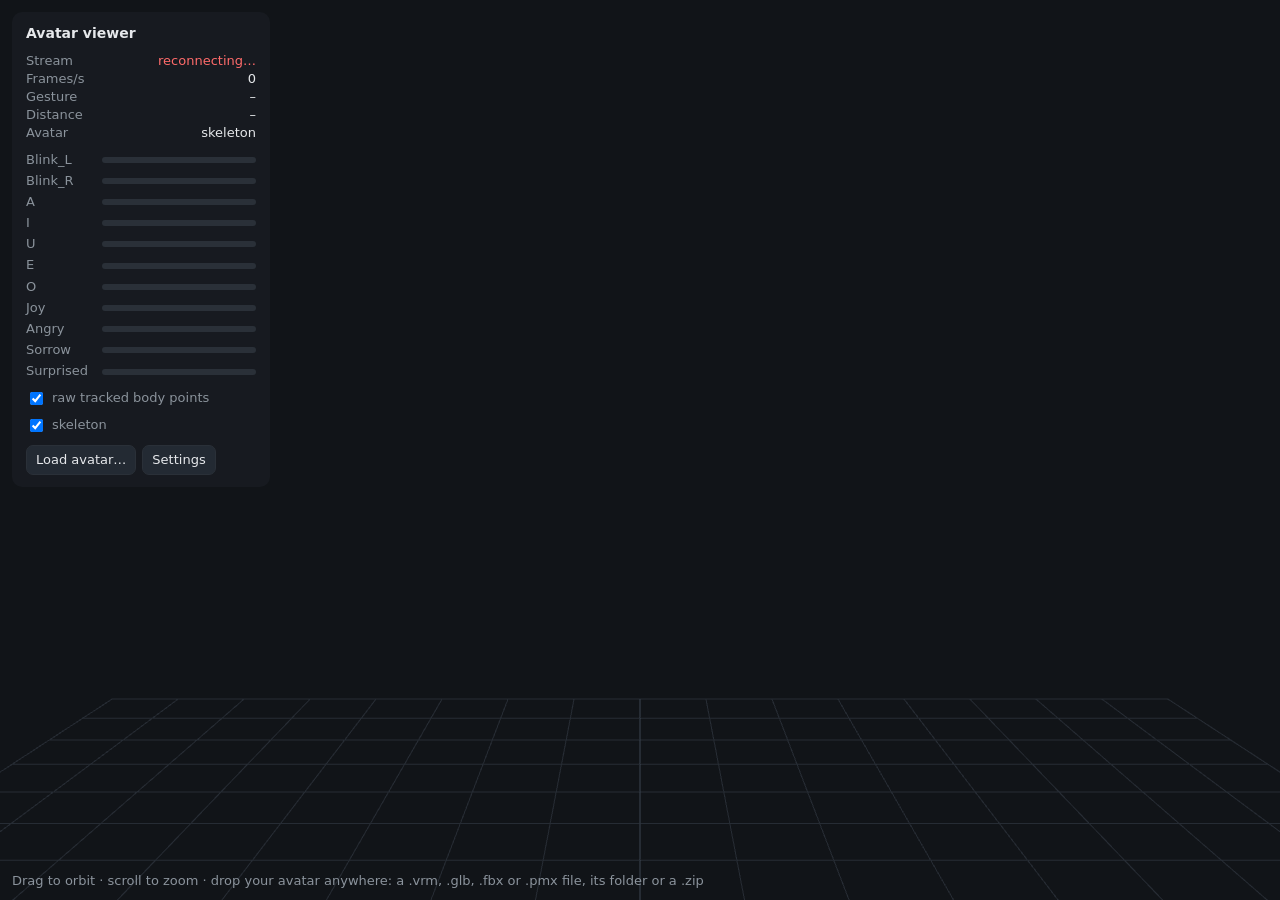
<file: avatarstudio/ui/web/index.html>
<!doctype html>
<html lang="en">
<head>
<meta charset="utf-8">
<meta name="viewport" content="width=device-width, initial-scale=1">
<title>Avatar Viewer</title>
<style>
  :root { --bg: #111418; --panel: rgba(24,28,34,.88); --text: #e6e8eb; --muted: #8b939c; --accent: #4fb3ff; --ok: #5ad19a; --bad: #ff6b6b; }
  html, body { margin: 0; height: 100%; background: var(--bg); color: var(--text); font: 13px/1.4 system-ui, sans-serif; overflow: hidden; }
  #hud { position: absolute; top: 12px; left: 12px; width: 230px; padding: 12px 14px; background: var(--panel); border-radius: 10px; }
  #hud h1 { font-size: 14px; margin: 0 0 8px; font-weight: 600; }
  .row { display: flex; justify-content: space-between; gap: 8px; color: var(--muted); }
  .row b { color: var(--text); font-weight: 500; }
  .bar { display: grid; grid-template-columns: 70px 1fr; align-items: center; gap: 6px; margin: 3px 0; color: var(--muted); }
  .bar div { height: 6px; background: #2a3038; border-radius: 3px; overflow: hidden; }
  .bar span { display: block; height: 100%; width: 0; background: var(--accent); }
  #status.ok { color: var(--ok); } #status.bad { color: var(--bad); }
  label { display: flex; gap: 6px; align-items: center; margin-top: 8px; color: var(--muted); cursor: pointer; }
  #hint { position: absolute; bottom: 10px; left: 12px; right: 12px; color: var(--muted); }
  .btns { display: flex; gap: 6px; margin-top: 10px; flex-wrap: wrap; }
  .btns button, .btns a { font: inherit; color: var(--text); background: #232a33; border: 1px solid #2a3038; border-radius: 7px;
    padding: 5px 9px; cursor: pointer; text-decoration: none; }
  .btns button:hover, .btns a:hover { border-color: var(--accent); }
  #drop { position: fixed; inset: 0; display: none; place-items: center; background: rgba(79,179,255,.15);
    border: 3px dashed var(--accent); font-size: 20px; pointer-events: none; }
  #note { position: absolute; bottom: 36px; left: 50%; transform: translateX(-50%); max-width: 70%; padding: 10px 14px;
    background: var(--panel); border: 1px solid #2a3038; border-radius: 10px; display: none; text-align: center; }
  /* inside the Avatar Studio app (index.html?embed): just the avatar, the app has the buttons and status */
  .embed #hud, .embed #hint { display: none; }
  /* for OBS (index.html?obs): only the avatar, on a transparent background (or ?bg=00ff00 for a colour key) */
  .obs #hud, .obs #hint, .obs #note, .obs #step, .obs #drop { display: none !important; }
  html.obs, .obs body { background: transparent; }
</style>
</head>
<body>
<div id="hud">
  <h1>Avatar viewer</h1>
  <div class="row">Stream <b id="status" class="bad">connecting…</b></div>
  <div class="row">Frames/s <b id="fps">–</b></div>
  <div class="row">Gesture <b id="gesture">–</b></div>
  <div class="row">Distance <b id="dist">–</b></div>
  <div class="row">Avatar <b id="avatar-name">skeleton</b></div>
  <div id="bars" style="margin-top:8px"></div>
  <label><input type="checkbox" id="raw" checked> raw tracked body points</label>
  <label><input type="checkbox" id="skel" checked> skeleton</label>
  <div class="btns">
    <button id="load-avatar" title="VRM, glTF / GLB, FBX or MMD (PMX / PMD); with its textures, or as a .zip">Load avatar…</button>
    <a href="settings.html" target="_blank" data-window="settings">Settings</a>
  </div>
  <input type="file" id="avatar-file" accept=".vrm,.glb,.gltf,.bin,.fbx,.pmx,.pmd,.zip,image/*,.tga,.spa,.sph,.dds" multiple hidden>
</div>
<div id="hint">Drag to orbit · scroll to zoom · drop your avatar anywhere: a .vrm, .glb, .fbx or .pmx file, its folder or a .zip</div>
<div id="drop">Drop your avatar (a file, its folder or a .zip)</div>
<div id="note"></div>
<div id="step" style="display:none;position:absolute;top:12px;left:50%;transform:translateX(-50%);max-width:60%;
  padding:10px 16px;background:rgba(24,28,34,.92);border:1px solid #4fb3ff;border-radius:10px;font-size:15px;text-align:center"></div>

<script>
// three.js 0.160.0 and three-vrm 3.4.0 ship with the app (lib/), so the viewer needs no internet. Opened straight from
// the folder (file://, no web server) the browser won't run local modules: only that case loads them from unpkg.
if (new URLSearchParams(location.search).has('embed')) document.documentElement.classList.add('embed');
if (new URLSearchParams(location.search).has('obs')) document.documentElement.classList.add('obs');
const lib = location.protocol === 'file:'
  ? { three: 'https://unpkg.com/three@0.160.0/', vrm: 'https://unpkg.com/@pixiv/three-vrm@3.4.0/lib/' }
  : { three: './lib/three-0.160.0/', vrm: './lib/three-vrm-3.4.0/' };
document.currentScript.after(Object.assign(document.createElement('script'), { type: 'importmap',
  textContent: JSON.stringify({ imports: { three: lib.three + 'build/three.module.js',
    'three/addons/': lib.three + 'examples/jsm/', '@pixiv/three-vrm': lib.vrm + 'three-vrm.module.js' } }) }));
</script>
<script type="module">
import * as THREE from 'three';
import { OrbitControls } from 'three/addons/controls/OrbitControls.js';
import { GLTFLoader } from 'three/addons/loaders/GLTFLoader.js';
import { VRMLoaderPlugin, VRMUtils } from '@pixiv/three-vrm';

// Unity (left-handed) -> three.js (right-handed): flip Z
const pos = (p) => new THREE.Vector3(p[0], p[1], -p[2]);
const quat = (q) => new THREE.Quaternion(-q[0], -q[1], q[2], q[3]);

// ?obs: for an OBS browser source. Transparent unless ?bg= gives a colour (e.g. 00ff00 for a colour key); ?view=
// full, upper (the default) or face frames the avatar; the avatar picked in the app (Settings > OBS) loads by itself
const params = new URLSearchParams(location.search);
const OBS = params.has('obs');
const bgParam = /^[0-9a-f]{6}$/i.test(params.get('bg') || '') ? params.get('bg') : null;
const VIEW = ['full', 'upper', 'face'].includes(params.get('view')) ? params.get('view') : 'upper';
const scene = new THREE.Scene();
scene.background = OBS ? (bgParam ? new THREE.Color(`#${bgParam}`) : null) : new THREE.Color(0x111418);
if (OBS && bgParam) document.body.style.background = `#${bgParam}`;
const camera = new THREE.PerspectiveCamera(40, innerWidth / innerHeight, 0.01, 50);
camera.position.set(0, 1.3, -2.6);  // the avatar faces -Z here, so look at it from the front
const renderer = new THREE.WebGLRenderer({ antialias: true, alpha: OBS });
if (OBS) renderer.setClearColor(0x000000, 0);
renderer.setPixelRatio(devicePixelRatio);
renderer.setSize(innerWidth, innerHeight);
document.body.appendChild(renderer.domElement);
const controls = new OrbitControls(camera, renderer.domElement);
controls.target.set(0, 1.1, 0);
controls.update();
scene.add(new THREE.HemisphereLight(0xffffff, 0x334455, 2.2));
const grid = new THREE.GridHelper(4, 16, 0x3a4450, 0x262c34);
scene.add(grid);
const camMarker = new THREE.Mesh(new THREE.ConeGeometry(0.06, 0.12, 4), new THREE.MeshStandardMaterial({ color: 0x8b939c }));
camMarker.position.set(0, 0.06, -1.2); camMarker.rotation.x = -Math.PI / 2; scene.add(camMarker);  // webcam spot, on the floor
if (OBS) grid.visible = camMarker.visible = false;
// OBS framing around the avatar's head (headY: its height in metres): whole body, head and shoulders down to the
// waist, or the face
function frameView(headY = 1.45) {
  const [y, dist] = VIEW === 'full' ? [headY * 0.55, headY * 1.9] : VIEW === 'face' ? [headY + 0.02, 0.6] : [headY - 0.22, 1.35];
  controls.target.set(0, y, 0);
  camera.position.set(0, y + (VIEW === 'full' ? 0.1 : 0.02), -dist);
  controls.update();
}

let rest = null, avatar = null;
const joints = {}, links = [];
const matJoint = new THREE.MeshStandardMaterial({ color: 0xe6e8eb });
const matL = new THREE.MeshStandardMaterial({ color: 0x4fb3ff }), matR = new THREE.MeshStandardMaterial({ color: 0xffa640 });
const matC = new THREE.MeshStandardMaterial({ color: 0xc9ced4 });

// The loaded avatar's own bone layout, sent to the studio so fingertip contacts and no-clipping use its real
// proportions (finger / arm lengths, thumb direction) instead of an average skeleton. Measured right after
// loading, while the bones are still in the rest (T) pose; offsets from each bone's parent in the studio's
// skeleton, converted to the studio's axes (VRM 1.0: x flipped; VRM 0.x faces the other way: z flipped).
let wsConn = null, proportions = null;
function sendProportions() {
  if (model && !proportions) proportions = model.humanoid ? model.proportions : null;  // (avatars.js measured it)
  if (!proportions && (!vrm || !rest)) return;
  if (!proportions) {
    const v0 = vrm.meta?.metaVersion === '0';
    vrm.scene.updateMatrixWorld(true);
    const at = (name) => {
      const n = vrm.humanoid.getNormalizedBoneNode(vrmBone(name));
      return n ? vrm.scene.worldToLocal(n.getWorldPosition(new THREE.Vector3())) : null;
    };
    proportions = {};
    for (const [name, [parent]] of Object.entries(rest)) {
      if (!parent) continue;
      const a = at(parent), b = at(name);
      if (!a || !b) continue;
      const o = b.sub(a);
      proportions[name] = v0 ? [o.x, o.y, -o.z] : [-o.x, o.y, o.z];
    }
  }
  if (wsConn && wsConn.readyState === 1) wsConn.send(JSON.stringify({ type: 'avatar_rest', bones: proportions }));
}

function buildAvatar(bones) {
  rest = bones;
  sendProportions();
  avatar = new THREE.Group(); scene.add(avatar);
  for (const [name, [parent, offset]] of Object.entries(bones)) {
    const j = new THREE.Group();
    j.position.copy(pos(offset));
    (parent ? joints[parent] : avatar).add(j);
    joints[name] = j;
    const small = /Thumb|Index|Middle|Ring|Little|Eye/.test(name);
    j.add(new THREE.Mesh(new THREE.SphereGeometry(small ? 0.008 : 0.022), matJoint));
    if (parent) {  // a capsule from the parent joint to this one, drawn in the parent's space
      const len = pos(offset).length();
      if (len > 0.001 && !name.includes('Eye')) {
        const mat = name.startsWith('Left') ? matL : name.startsWith('Right') ? matR : matC;
        const m = new THREE.Mesh(new THREE.CylinderGeometry(small ? 0.006 : 0.02, small ? 0.006 : 0.02, len, 8), mat);
        m.position.copy(pos(offset).multiplyScalar(0.5));
        m.quaternion.setFromUnitVectors(new THREE.Vector3(0, 1, 0), pos(offset).normalize());
        joints[parent].add(m);
      }
    }
  }
  // head + nose so you can see where it faces
  const head = new THREE.Mesh(new THREE.SphereGeometry(0.1, 24, 16), matC);
  head.position.set(0, 0.08, 0); joints.Head.add(head);
  const nose = new THREE.Mesh(new THREE.ConeGeometry(0.025, 0.07, 12), matJoint);
  nose.position.set(0, 0.06, -0.1); nose.rotation.x = -Math.PI / 2; joints.Head.add(nose);
  for (const s of ['LeftEye', 'RightEye']) {
    const pupil = new THREE.Mesh(new THREE.SphereGeometry(0.012), new THREE.MeshStandardMaterial({ color: 0x111111 }));
    pupil.position.set(0, 0, -0.03); joints[s].add(pupil);
  }
}

// raw tracked body points (MediaPipe world landmarks, hips-centred) for comparison
const rawGeo = new THREE.BufferGeometry();
rawGeo.setAttribute('position', new THREE.Float32BufferAttribute(new Float32Array(33 * 3), 3));
const raw = new THREE.Points(rawGeo, new THREE.PointsMaterial({ color: 0x5ad19a, size: 0.03 }));
scene.add(raw);
if (OBS) raw.visible = false;
document.getElementById('raw').onchange = (e) => raw.visible = e.target.checked;

const SHAPES = ['Blink_L', 'Blink_R', 'A', 'I', 'U', 'E', 'O', 'Joy', 'Angry', 'Sorrow', 'Surprised'];
const barsEl = document.getElementById('bars'), barFill = {};
for (const s of SHAPES) {
  const row = document.createElement('div'); row.className = 'bar';
  row.innerHTML = `<span style="background:none;width:auto">${s}</span><div><span></span></div>`;
  barsEl.appendChild(row); barFill[s] = row.querySelector(':scope > div > span');
}

// ---------------------------------------------------------------- your VRM avatar
// Rig data is Unity space (avatar faces +Z, its right hand is +X). A VRM in three.js faces +Z with its right hand
// at -X, so mirror X: position (x,y,z) -> (-x,y,z), quaternion (x,y,z,w) -> (x,-y,-z,w).
// The VRM is turned 180 degrees as a whole so it faces this scene's camera.
let vrm = null, hipsBase = null;
const vrmBone = (name) => {
  let n = name.replace(/^(Left|Right)Thumb(Proximal|Intermediate|Distal)$/, (_, s, seg) =>
    `${s}Thumb${{ Proximal: 'Metacarpal', Intermediate: 'Proximal', Distal: 'Distal' }[seg]}`);  // VRM 1.0 thumb names
  return n[0].toLowerCase() + n.slice(1);
};
const PRESETS = { A: 'aa', I: 'ih', U: 'ou', E: 'ee', O: 'oh', Blink: 'blink', Blink_L: 'blinkLeft',
  Blink_R: 'blinkRight', Joy: 'happy', Angry: 'angry', Sorrow: 'sad', Surprised: 'surprised', Fun: 'relaxed',
  LookUp: 'lookUp', LookDown: 'lookDown' };

function clearAvatar() {  // (before showing the next one)
  if (vrm) { scene.remove(vrm.scene); VRMUtils.deepDispose(vrm.scene); vrm = null; }
  if (model) { model.dispose(); model = null; }
  boneTargets.clear(); hipsTarget = null; proportions = null;
}
async function loadVRM(source, name) {
  const loader = new GLTFLoader();
  loader.register((parser) => new VRMLoaderPlugin(parser));
  const nameEl = document.getElementById('avatar-name'), before = nameEl.textContent;
  nameEl.textContent = 'loading…';
  try {
    const gltf = typeof source === 'string' ? await loader.loadAsync(source) : await loader.parseAsync(source, '');
    if (!gltf.userData.vrm) throw new Error('not a VRM file');
    clearAvatar();
    vrm = gltf.userData.vrm;
    VRMUtils.removeUnnecessaryVertices(gltf.scene);
    VRMUtils.rotateVRM0(vrm);                     // VRM 0.x models face the other way: turn them to match 1.0
    vrm.scene.rotation.y += Math.PI;              // then face this scene's camera (which looks along +Z)
    // (assigning instead of adding here undid the turn above and showed VRM 0.x models from behind)
    if (vrm.lookAt) vrm.lookAt.autoUpdate = false; // eyes come from the tracker
    scene.add(vrm.scene);
    hipsBase = vrm.humanoid.getNormalizedBoneNode('hips').position.clone();
    proportions = null;  // a new avatar: measure it
    sendProportions();
    document.getElementById('avatar-name').textContent = name || vrm.meta?.name || vrm.meta?.title || 'VRM';
    if (OBS) {
      vrm.scene.updateMatrixWorld(true);
      const head = vrm.humanoid.getNormalizedBoneNode('head');
      frameView(head ? head.getWorldPosition(new THREE.Vector3()).y : 1.45);
    }
    document.getElementById('skel').checked = false; avatar && (avatar.visible = false);
  } catch (e) {
    console.error(e);
    nameEl.textContent = vrm || model ? before : 'could not load';  // (the avatar before it stays)
    notify(`Couldn't load ${name || 'that file'} as a VRM avatar.`);
  }
}

// ---------------------------------------------------------------- other avatars (avatars.js)
// glTF / GLB, FBX and MMD models: one file, several (a model with its textures), a folder or a .zip. Live2D models
// run in VTube Studio, so those only get a pointer to it.
let model = null, noteTimer = null;
const embedded = parent !== window;
function notify(text) {  // inside the app: one of its messages; on its own (a browser, OBS): a note over the avatar
  if (embedded) { parent.postMessage({ type: 'avatar-note', text }, '*'); return; }
  const el = document.getElementById('note');
  el.textContent = text; el.style.display = 'block';
  clearTimeout(noteTimer); noteTimer = setTimeout(() => (el.style.display = 'none'), 9000);
}
async function loadFiles(files, entries = []) {
  if (!entries.length && files.length === 1 && /\.vrm$/i.test(files[0].name)) {  // (the usual case: no extra module)
    return loadVRM(await files[0].arrayBuffer(), files[0].name.replace(/\.vrm$/i, ''));
  }
  const nameEl = document.getElementById('avatar-name'), before = nameEl.textContent;
  nameEl.textContent = 'loading…';
  try {
    const formats = await import('./avatars.js');
    const all = await formats.gather(files, entries);
    const what = formats.classify(all);
    if (what.kind === 'vrm') return loadVRM(await all.get(what.main).arrayBuffer(), what.main.split('/').pop().replace(/\.vrm$/i, ''));
    if (what.kind !== 'model') {
      nameEl.textContent = before;
      if (what.kind === 'live2d') {
        if (embedded) parent.postMessage({ type: 'live2d' }, '*');
        else notify('Live2D models run in VTube Studio: load it there and turn on VTube Studio (Live2D) in Avatar Studio\'s settings.');
      } else notify('No avatar in that: drop a .vrm, .glb, .gltf, .fbx, .pmx or .pmd file, its folder or a .zip.');
      return;
    }
    const m = await formats.loadModel(all, what.main, { dracoPath: lib.three + 'examples/jsm/libs/draco/gltf/' });
    clearAvatar();
    model = m;
    scene.add(model.object);
    nameEl.textContent = model.name;
    document.getElementById('skel').checked = false; avatar && (avatar.visible = false);
    sendProportions();
    if (!model.humanoid) notify(`${model.name}: no humanoid skeleton found, so it won't move.`);
    else if (model.missing.length) notify(`${model.name}: missing ${model.missing.slice(0, 3).join(', ')}${model.missing.length > 3 ? ' …' : ''}. Load the whole folder or a .zip for its textures.`);
  } catch (e) {
    console.error(e);
    nameEl.textContent = before === 'loading…' ? 'could not load' : before;
    notify(`Couldn't load that avatar (${e.message || e}).`);
  }
}
const fileInput = document.getElementById('avatar-file');
document.getElementById('load-avatar').onclick = () => fileInput.click();
fileInput.onchange = () => { if (fileInput.files.length) loadFiles([...fileInput.files]); fileInput.value = ''; };
const drop = document.getElementById('drop');
addEventListener('dragover', (e) => { e.preventDefault(); drop.style.display = 'grid'; });
addEventListener('dragleave', (e) => { if (!e.relatedTarget) drop.style.display = 'none'; });
addEventListener('drop', (e) => {
  e.preventDefault(); drop.style.display = 'none';
  // (folders only come as entries, and only while the drop event runs)
  const entries = [...e.dataTransfer.items].map((i) => i.webkitGetAsEntry && i.webkitGetAsEntry()).filter(Boolean);
  const files = [...e.dataTransfer.files];
  if (files.length || entries.length) loadFiles(files, entries.some((x) => x.isDirectory) ? entries : []);
});
document.getElementById('skel').onchange = (e) => { if (avatar) avatar.visible = e.target.checked; };
// in Avatar Studio's own window (pywebview), the Settings link opens the settings window instead of a browser tab
addEventListener('pywebviewready', () => document.querySelectorAll('[data-window]').forEach((a) => a.onclick = (e) => {
  e.preventDefault(); pywebview.api.open(a.dataset.window);
}));
window.viewerDebug = { get vrm() { return vrm; }, get model() { return model; }, get proportions() { return proportions; },
  THREE, camera, controls, scene, loadFiles, onFrame: (d) => onFrame(d),
  render(dt = 1) { if (vrm) { glide(dt); vrm.update(0); vrm.scene.updateMatrixWorld(true); }
    else if (model) { model.update(1); model.object.updateMatrixWorld(true); }
    renderer.render(scene, camera); } };  // for automated checks from the browser console
const vrmUrl = new URLSearchParams(location.search).get('vrm');
if (vrmUrl) loadVRM(vrmUrl);
else if (OBS) {
  frameView();
  fetch('/avatar.vrm').then((r) => (r.ok ? r.arrayBuffer() : null)).then((b) => b && loadVRM(b)).catch(() => {});
}

// The studio sends ~30 poses a second but the screen redraws 60+ times: setting each pose directly made the avatar
// step (visible as jitter). Poses become targets that every drawn frame glides toward. The glide's time constant
// is half the measured time between poses (16 ms at 30 poses/s): just enough to hide the steps - a fixed 30 ms
// made the viewer trail the studio by ~30 ms.
let glideS = 0.016, lastPoseAt = 0, poseGap = 0.033;
const boneTargets = new Map();  // normalized bone node -> target quaternion
let hipsTarget = null;
function driveVRM(d) {
  const h = vrm.humanoid;
  // the stream is in VRM 1.0 bone space (avatar faces +Z, after flipping X). A VRM 0.x model's normalized bones
  // face -Z instead, so the X and Z axes flip (as in three-vrm's own examples); without this its arms went up
  const v0 = vrm.meta?.metaVersion === '0';
  for (const [name, q] of Object.entries(d.bones)) {
    const node = h.getNormalizedBoneNode(vrmBone(name));
    if (!node) continue;
    const target = boneTargets.get(node) || new THREE.Quaternion();
    target.set(v0 ? -q[0] : q[0], -q[1], v0 ? q[2] : -q[2], q[3]);
    if (!boneTargets.has(node)) { boneTargets.set(node, target); node.quaternion.copy(target); }
  }
  const r = d.root || [0, 0, 0];
  hipsTarget = new THREE.Vector3(hipsBase.x + (v0 ? r[0] : -r[0]), hipsBase.y + r[1], hipsBase.z + (v0 ? -r[2] : r[2]));
  const em = vrm.expressionManager;
  if (!em) return;
  for (const [k, v] of Object.entries(d.vrm || {})) if (PRESETS[k] && em.getExpression(PRESETS[k])) em.setValue(PRESETS[k], v);
  for (const [k, v] of Object.entries(d.arkit || {})) {  // Perfect Sync models: custom expressions named after ARKit
    for (const n of [k, k[0].toUpperCase() + k.slice(1)]) if (em.getExpression(n)) em.setValue(n, v);
  }
}

function glide(dt) {
  const k = 1 - Math.exp(-dt / glideS);
  for (const [node, target] of boneTargets) node.quaternion.slerp(target, k);
  if (hipsTarget) vrm.humanoid.getNormalizedBoneNode('hips').position.lerp(hipsTarget, k);
}

let frames = 0, lastFps = performance.now();
function onFrame(d) {
  frames++;
  const now = performance.now() / 1000;
  if (lastPoseAt && now - lastPoseAt < 0.25) poseGap += (now - lastPoseAt - poseGap) * 0.1;
  lastPoseAt = now;
  glideS = Math.min(Math.max(poseGap * 0.5, 0.006), 0.03);
  if (vrm) driveVRM(d);
  else if (model) model.pose(d);
  if (!avatar) return;
  for (const [name, q] of Object.entries(d.bones)) if (joints[name]) joints[name].quaternion.copy(quat(q));
  for (const name of Object.keys(rest)) if (!(name in d.bones)) joints[name].quaternion.identity();
  const r = d.root || [0, 0, 0];
  joints.Hips.position.copy(pos(rest.Hips[1])).add(pos(r));
  if (d.body_world) {
    const a = rawGeo.attributes.position;
    d.body_world.forEach((p, i) => a.setXYZ(i, p[0] + r[0], p[1] + rest.Hips[1][1], -(p[2] + r[2])));
    a.needsUpdate = true;
  }
  for (const s of SHAPES) barFill[s].style.width = `${Math.round(100 * (d.vrm?.[s] ?? 0))}%`;
  document.getElementById('step').textContent = d.test_step || '';
  document.getElementById('step').style.display = d.test_step ? 'block' : 'none';
  document.getElementById('gesture').textContent = d.gestures?.length ? d.gestures.join(', ') : '–';
  document.getElementById('dist').textContent = d.distance_cm ? `${Math.round(d.distance_cm)} cm` : '–';
}

// ?ws= picks another port (--ws-port); only this PC's addresses, so a link can't point the page at someone's server
const LOCAL_WS = /^ws:\/\/(127\.0\.0\.1|localhost|\[::1\])(:\d{1,5})?\/?$/i;
const wsParam = new URLSearchParams(location.search).get('ws');
const url = wsParam && LOCAL_WS.test(wsParam) ? wsParam : 'ws://127.0.0.1:8765';
const statusEl = document.getElementById('status');
let retry = 500, retryTimer = null;  // waits longer between tries (up to 5 s) while the studio is off
function connect() {
  const ws = new WebSocket(url);
  wsConn = ws;
  ws.onopen = () => { statusEl.textContent = 'connected'; statusEl.className = 'ok'; retry = 500; sendProportions(); };
  ws.onclose = () => { statusEl.textContent = 'reconnecting…'; statusEl.className = 'bad'; retryTimer = setTimeout(connect, retry); retry = Math.min(retry * 1.6, 5000); };
  ws.onmessage = (ev) => {
    const d = JSON.parse(ev.data);
    if (d.type === 'rest' && !avatar) buildAvatar(d.bones);
    else if (d.type === 'frame' && d.bones) onFrame(d);
  };
}
connect();
// the Avatar Studio app says when tracking starts: connect now instead of after the waiting time
addEventListener('message', (e) => {
  if (e.data === 'connect' && (!wsConn || wsConn.readyState > 1)) { clearTimeout(retryTimer); retry = 500; connect(); }
});
if (parent !== window) {  // (inside the app: its keys - C, V, P, 1-9 ... - work while the avatar has the focus too)
  addEventListener('keydown', (e) => parent.postMessage({ type: 'key', key: e.key, mods: e.ctrlKey || e.altKey || e.metaKey }, '*'));
}

setInterval(() => {
  const now = performance.now();
  document.getElementById('fps').textContent = Math.round(frames * 1000 / (now - lastFps));
  frames = 0; lastFps = now;
}, 1000);
addEventListener('resize', () => {
  camera.aspect = innerWidth / innerHeight; camera.updateProjectionMatrix(); renderer.setSize(innerWidth, innerHeight);
});
const clock = new THREE.Clock();
renderer.setAnimationLoop(() => {
  const dt = Math.min(clock.getDelta(), 0.1);
  if (vrm) {
    glide(dt);
    vrm.update(dt);  // applies bones + expressions, runs hair/cloth spring physics
  } else if (model) model.update(1 - Math.exp(-dt / glideS));
  renderer.render(scene, camera);
});
</script>
</body>
</html>
</file>
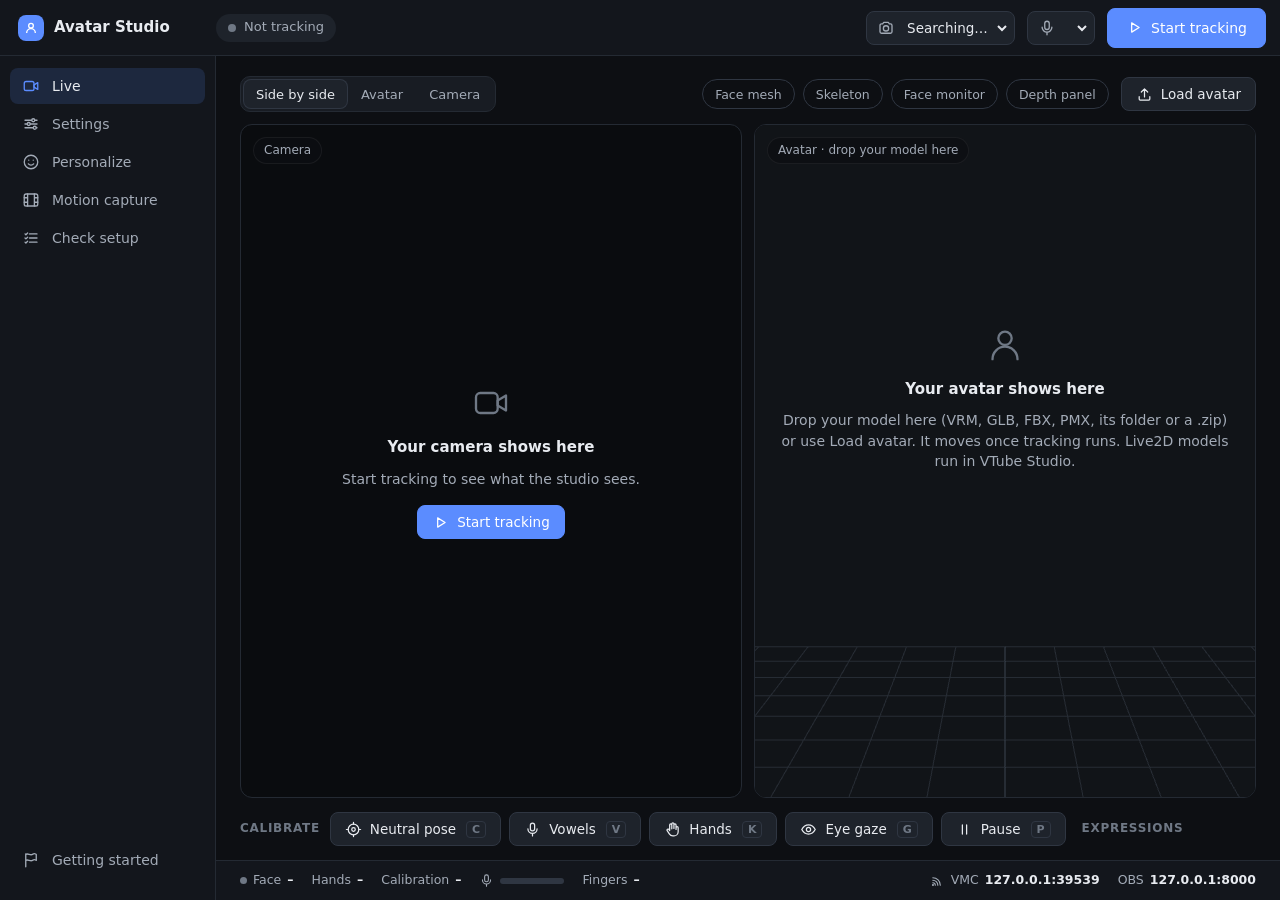
<file: avatarstudio/ui/web/app.html>
<!doctype html>
<html lang="en">
<head>
<meta charset="utf-8">
<meta name="viewport" content="width=device-width, initial-scale=1">
<title>Avatar Studio</title>
<link rel="stylesheet" href="app.css">
</head>
<body>
<!-- icons: 24 x 24 strokes, used as <svg class="i"><use href="#i-name"/></svg> -->
<svg width="0" height="0" style="position:absolute" aria-hidden="true"><defs>
  <symbol id="i-live" viewBox="0 0 24 24"><rect x="3" y="6" width="13" height="12" rx="2.5"/><path d="M16 10.5l5-3v9l-5-3z"/></symbol>
  <symbol id="i-sliders" viewBox="0 0 24 24"><path d="M4 7h9M17 7h3M4 12h3M11 12h9M4 17h11M19 17h1"/><circle cx="15" cy="7" r="2"/><circle cx="9" cy="12" r="2"/><circle cx="17" cy="17" r="2"/></symbol>
  <symbol id="i-smile" viewBox="0 0 24 24"><circle cx="12" cy="12" r="9"/><path d="M8.5 14.5a4.5 4.5 0 0 0 7 0M9 9.5h.01M15 9.5h.01"/></symbol>
  <symbol id="i-film" viewBox="0 0 24 24"><rect x="3" y="4" width="18" height="16" rx="2.5"/><path d="M7.5 4v16M16.5 4v16M3 9h4.5M3 15h4.5M16.5 9H21M16.5 15H21"/></symbol>
  <symbol id="i-checks" viewBox="0 0 24 24"><path d="M10 6.5h10M10 12h10M10 17.5h10M4 6.5l1.2 1.2L7.5 5.4M4 12l1.2 1.2 2.3-2.3M4 17.5l1.2 1.2 2.3-2.3"/></symbol>
  <symbol id="i-flag" viewBox="0 0 24 24"><path d="M5 21V4M5 4.5c3-2 6 2 9 0s3.5-.5 5 0v8c-1.5-.5-2-2-5 0s-6-2-9 0"/></symbol>
  <symbol id="i-play" viewBox="0 0 24 24"><path d="M8 5.5v13l10.5-6.5z"/></symbol>
  <symbol id="i-stop" viewBox="0 0 24 24"><rect x="6.5" y="6.5" width="11" height="11" rx="2"/></symbol>
  <symbol id="i-pause" viewBox="0 0 24 24"><path d="M9 5.5v13M15 5.5v13"/></symbol>
  <symbol id="i-target" viewBox="0 0 24 24"><circle cx="12" cy="12" r="7.5"/><circle cx="12" cy="12" r="2.5"/><path d="M12 2v2.5M12 19.5V22M2 12h2.5M19.5 12H22"/></symbol>
  <symbol id="i-mic" viewBox="0 0 24 24"><rect x="9" y="3" width="6" height="11" rx="3"/><path d="M5.5 11a6.5 6.5 0 0 0 13 0M12 17.5V21"/></symbol>
  <symbol id="i-hand" viewBox="0 0 24 24"><path d="M8 13V5.5a1.5 1.5 0 0 1 3 0V11M11 10.5V4a1.5 1.5 0 0 1 3 0v6.5M14 10.5V5.5a1.5 1.5 0 0 1 3 0V12M17 11v-1.5a1.5 1.5 0 0 1 3 0V15a6 6 0 0 1-6 6h-1.5a6 6 0 0 1-5-2.7l-3-4.6a1.5 1.5 0 0 1 2.5-1.7L8 13.5"/></symbol>
  <symbol id="i-eye" viewBox="0 0 24 24"><path d="M2.5 12S6 5.5 12 5.5 21.5 12 21.5 12 18 18.5 12 18.5 2.5 12 2.5 12z"/><circle cx="12" cy="12" r="3"/></symbol>
  <symbol id="i-upload" viewBox="0 0 24 24"><path d="M12 15.5V4M7.5 8.5L12 4l4.5 4.5M4.5 15v3.5a1.5 1.5 0 0 0 1.5 1.5h12a1.5 1.5 0 0 0 1.5-1.5V15"/></symbol>
  <symbol id="i-folder" viewBox="0 0 24 24"><path d="M3.5 7.5a2 2 0 0 1 2-2h4l2 2h7a2 2 0 0 1 2 2V17a2 2 0 0 1-2 2h-13a2 2 0 0 1-2-2z"/></symbol>
  <symbol id="i-record" viewBox="0 0 24 24"><circle cx="12" cy="12" r="8"/><circle cx="12" cy="12" r="3.5" fill="currentColor"/></symbol>
  <symbol id="i-wave" viewBox="0 0 24 24"><path d="M3 12c2.5-5.5 5.5-5.5 9 0s6.5 5.5 9 0"/></symbol>
  <symbol id="i-user" viewBox="0 0 24 24"><circle cx="12" cy="8" r="4"/><path d="M4.5 20.5a7.5 7.5 0 0 1 15 0"/></symbol>
  <symbol id="i-gauge" viewBox="0 0 24 24"><path d="M12 14l4-4.5M3.8 17.5a9 9 0 1 1 16.4 0"/></symbol>
  <symbol id="i-cast" viewBox="0 0 24 24"><path d="M4.5 15.5a4 4 0 0 1 4 4M4.5 11.5a8 8 0 0 1 8 8M4.5 7.5a12 12 0 0 1 12 12"/><circle cx="4.75" cy="19.25" r=".75" fill="currentColor"/></symbol>
  <symbol id="i-info" viewBox="0 0 24 24"><circle cx="12" cy="12" r="9"/><path d="M12 11v5.5M12 7.8h.01"/></symbol>
  <symbol id="i-camera" viewBox="0 0 24 24"><path d="M4 8.5a2 2 0 0 1 2-2h1.5l1.5-2h6l1.5 2H18a2 2 0 0 1 2 2V17a2 2 0 0 1-2 2H6a2 2 0 0 1-2-2z"/><circle cx="12" cy="12.5" r="3.5"/></symbol>
  <symbol id="i-gesture" viewBox="0 0 24 24"><path d="M9 12.5V4.5a1.5 1.5 0 0 1 3 0v6M12 10.5l1.5-6.2a1.5 1.5 0 0 1 2.9.7L15 11M15 11.5v0a2 2 0 0 1 3 1.7V15a6 6 0 0 1-6 6h-1a6 6 0 0 1-5.3-3.2L4.5 15.5a1.5 1.5 0 0 1 2.6-1.5L9 16.5"/></symbol>
</defs></svg>

<div class="app">
  <header class="topbar">
    <div class="brand"><div class="logo"><svg viewBox="0 0 24 24"><circle cx="12" cy="8.5" r="3.5"/><path d="M5.5 19.5a6.5 6.5 0 0 1 13 0"/></svg></div><span>Avatar Studio</span></div>
    <div id="engine-pill" class="pill">Not tracking</div>
    <div class="spacer"></div>
    <button id="btn-update" class="btn update hidden" title="A new version of Avatar Studio is available"><svg class="i"><use href="#i-upload"/></svg><span>Update</span></button>
    <label class="select" title="Camera"><svg class="i"><use href="#i-camera"/></svg><select id="sel-camera" aria-label="Camera"><option>Searching…</option></select></label>
    <label class="select" title="Microphone"><svg class="i"><use href="#i-mic"/></svg><select id="sel-mic" aria-label="Microphone"></select></label>
    <button id="btn-track" class="btn primary big"><svg class="i"><use href="#i-play"/></svg><span>Start tracking</span></button>
  </header>

  <nav class="sidebar" aria-label="Pages">
    <button class="nav-item active" data-page="live" title="Live"><svg class="i"><use href="#i-live"/></svg><span>Live</span></button>
    <button class="nav-item" data-page="settings" title="Settings"><svg class="i"><use href="#i-sliders"/></svg><span>Settings</span></button>
    <button class="nav-item" data-page="personalize" title="Personalize"><svg class="i"><use href="#i-smile"/></svg><span>Personalize</span></button>
    <button class="nav-item" data-page="mocap" title="Motion capture"><svg class="i"><use href="#i-film"/></svg><span>Motion capture</span></button>
    <button class="nav-item" data-page="check" title="Check setup"><svg class="i"><use href="#i-checks"/></svg><span>Check setup</span></button>
    <div class="nav-gap"></div>
    <button class="nav-item" data-page="start" title="Getting started"><svg class="i"><use href="#i-flag"/></svg><span>Getting started</span></button>
    <div class="version" id="version"></div>
  </nav>

  <main>
    <!-- ============================================================ Live -->
    <section class="page active" id="page-live">
      <div class="page-head">
        <div class="seg" id="layout" role="group" aria-label="Layout">
          <button data-layout="split" class="on">Side by side</button>
          <button data-layout="avatar">Avatar</button>
          <button data-layout="camera">Camera</button>
        </div>
        <div class="spacer"></div>
        <div class="group" id="overlays" title="What's drawn on the camera picture">
          <button class="chip" data-setting="show_mesh" title="Face mesh (M)">Face mesh</button>
          <button class="chip" data-setting="show_body" title="Body skeleton (B)">Skeleton</button>
          <button class="chip" data-setting="show_face_monitor" title="Mouth close-up and face shapes (F)">Face monitor</button>
          <button class="chip" data-setting="show_panel" title="Depth panel (H)">Depth panel</button>
        </div>
        <button class="btn" id="btn-vrm" title="Your avatar: VRM, glTF / GLB, FBX or MMD (PMX / PMD), with its textures or as a .zip (or drop it onto the avatar). Live2D models run in VTube Studio."><svg class="i"><use href="#i-upload"/></svg>Load avatar</button>
      </div>
      <div class="stage split" id="stage">
        <div class="pane camera-pane">
          <img id="camera" alt="Camera picture with what's tracked">
          <div class="empty" id="camera-empty">
            <svg class="i big"><use href="#i-live"/></svg>
            <h3 id="camera-empty-title">Your camera shows here</h3>
            <p id="camera-empty-text">Start tracking to see what the studio sees.</p>
            <button class="btn primary" data-start="live"><svg class="i"><use href="#i-play"/></svg>Start tracking</button>
          </div>
          <span class="pane-label">Camera</span>
        </div>
        <div class="pane avatar-pane">
          <iframe id="avatar" src="index.html?embed=1" title="3D avatar"></iframe>
          <div class="empty passive" id="avatar-empty">
            <svg class="i big"><use href="#i-user"/></svg>
            <h3>Your avatar shows here</h3>
            <p>Drop your model here (VRM, GLB, FBX, PMX, its folder or a .zip) or use Load avatar. It moves once tracking runs. Live2D models run in VTube Studio.</p>
          </div>
          <span class="pane-label" id="avatar-label">Avatar · drop your model here</span>
        </div>
      </div>
      <div class="dock">
        <div class="group">
          <span class="group-label">Calibrate</span>
          <button class="btn" data-key="c" title="Sit as usual, look at the screen and hold still for about a second"><svg class="i"><use href="#i-target"/></svg>Neutral pose<kbd>C</kbd></button>
          <button class="btn" data-key="v" title="Say A, I, U, E, O when asked (also teaches microphone lip sync your voice)"><svg class="i"><use href="#i-mic"/></svg>Vowels<kbd>V</kbd></button>
          <button class="btn" data-key="k" title="3 s open hands, then 3 s tight fists"><svg class="i"><use href="#i-hand"/></svg>Hands<kbd>K</kbd></button>
          <button class="btn" data-key="g" title="Follow the dots with your eyes, head still (full screen)"><svg class="i"><use href="#i-eye"/></svg>Eye gaze<kbd>G</kbd></button>
          <button class="btn" data-key="p" id="btn-pause" title="The avatar holds its pose; tracking stops"><svg class="i"><use href="#i-pause"/></svg><span>Pause</span><kbd>P</kbd></button>
        </div>
        <div class="group" id="expressions"><span class="group-label">Expressions</span></div>
      </div>
      <footer class="statusbar">
        <span class="stat"><span class="dot" id="st-face-dot"></span>Face <b id="st-face">–</b></span>
        <span class="stat">Hands <b id="st-hands">–</b></span>
        <span class="stat">Calibration <b id="st-cal">–</b></span>
        <span class="stat"><svg class="i" style="width:15px;height:15px"><use href="#i-mic"/></svg><span class="meter"><span id="st-mic"></span></span></span>
        <span class="stat">Fingers <b id="st-wilor">–</b></span>
        <span class="stat" id="st-cams-wrap">Extra cameras <b id="st-cams">none</b></span>
        <span class="spacer"></span>
        <span class="stat" title="VTuber apps receive the avatar here (VMC protocol)"><svg class="i" style="width:15px;height:15px"><use href="#i-cast"/></svg>VMC <b>127.0.0.1:39539</b></span>
        <span class="stat" title="OBS browser source">OBS <b>127.0.0.1:8000</b></span>
      </footer>
    </section>

    <!-- ============================================================ Settings -->
    <section class="page" id="page-settings">
      <div class="page-head"><div><h1>Settings</h1><p class="lead" id="settings-lead">Changes apply at once and are kept.</p></div></div>
      <div class="grid" id="settings-grid"></div>
    </section>

    <!-- ============================================================ Personalize -->
    <section class="page" id="page-personalize">
      <div class="page-head"><div><h1>Personalize</h1><p class="lead">Teach Avatar Studio your face and the way you move.</p></div></div>
      <div class="grid">
        <div class="card tool">
          <div class="card-head"><div class="card-icon"><svg class="i"><use href="#i-smile"/></svg></div><div><h2>Train your face</h2><p class="muted small">About 2 minutes</p></div></div>
          <p class="muted">Guided expressions teach it your smiles, winks, brows, tongue and cheeks. Follow the prompts over your camera on the Live page; Cancel stops it. Tracking pauses meanwhile.</p>
          <div class="actions"><button class="btn primary" data-start="train_face"><svg class="i"><use href="#i-play"/></svg>Start training</button></div>
          <div class="log hidden" data-log="train_face"></div>
        </div>
        <div class="card tool">
          <div class="card-head"><div class="card-icon"><svg class="i"><use href="#i-wave"/></svg></div><div><h2>Smoothing tuned to you</h2><p class="muted small" id="smooth-state">Record a take, then tune</p></div></div>
          <p class="muted">Record about a minute of yourself: talk, turn your head, wave, cross your hands, make fists, then sit still for 10 s. Tuning learns how much to smooth from it.</p>
          <div class="actions">
            <button class="btn" data-start="record_take"><svg class="i"><use href="#i-record"/></svg>Record a take</button>
            <button class="btn" data-tool="tune-smoothing"><svg class="i"><use href="#i-wave"/></svg>Tune smoothing</button>
          </div>
          <div class="progress hidden" data-progress="tune-smoothing"><div class="bar"><span></span></div><span class="ptext"></span></div>
          <div class="log hidden" data-log="tune-smoothing"></div>
        </div>
        <div class="card tool" id="gestures-card">
          <div class="card-head"><div class="card-icon"><svg class="i"><use href="#i-gesture"/></svg></div><div><h2>Custom gestures</h2><p class="muted small" id="gesture-state">Your own hand signs show expressions</p></div></div>
          <p class="muted">Record each sign for 8 seconds on the Live page, and once “none”: relaxed hands that aren't a sign. Then train. Each sign can show an expression while you hold it.</p>
          <div id="gesture-list"></div>
          <div class="row"><input type="text" id="gesture-name" placeholder="peace, thumbs_up, none" style="flex:1" maxlength="32"><button class="btn" id="btn-gesture-add"><svg class="i"><use href="#i-record"/></svg>Record</button></div>
          <div class="actions"><button class="btn primary" data-tool="train-gestures"><svg class="i"><use href="#i-play"/></svg>Train</button></div>
          <div class="log hidden" data-log="gestures"></div>
        </div>
      </div>
    </section>

    <!-- ============================================================ Motion capture -->
    <section class="page" id="page-mocap">
      <div class="page-head"><div><h1>Motion capture</h1><p class="lead">Clean motion from a recording, for animation and movement analysis.</p></div></div>
      <div class="grid">
        <div class="card tool">
          <div class="card-head"><div class="card-icon"><svg class="i"><use href="#i-record"/></svg></div><div><h2>Record for mocap</h2><p class="muted small">On the Live page</p></div></div>
          <p class="muted">Records the camera until you press Stop. Get your whole body in view if you want the legs.</p>
          <div class="actions"><button class="btn primary" data-start="record_mocap"><svg class="i"><use href="#i-record"/></svg>Start recording</button></div>
        </div>
        <div class="card tool">
          <div class="card-head"><div class="card-icon"><svg class="i"><use href="#i-film"/></svg></div><div><h2>Mocap a video</h2><p class="muted small">BVH, CSV, face curves, overlay video</p></div></div>
          <p class="muted">The whole take is filtered at once, so there's no delay and much less jitter than live.</p>
          <div class="actions">
            <button class="btn primary" data-tool="mocap"><svg class="i"><use href="#i-folder"/></svg>Choose a video</button>
            <button class="btn" id="btn-mocap-results"><svg class="i"><use href="#i-folder"/></svg>Open results</button>
          </div>
          <div class="progress hidden" data-progress="mocap"><div class="bar"><span></span></div><span class="ptext"></span></div>
          <div class="log hidden" data-log="mocap"></div>
        </div>
      </div>
    </section>

    <!-- ============================================================ Check setup -->
    <section class="page" id="page-check">
      <div class="page-head"><div><h1>Check setup</h1><p class="lead">Make sure your VTuber app and your avatar move the right way.</p></div></div>
      <div class="grid">
        <div class="card tool">
          <div class="card-head"><div class="card-icon"><svg class="i"><use href="#i-user"/></svg></div><div><h2>Test avatar setup</h2><p class="muted small">No camera needed</p></div></div>
          <p class="muted">Sends 24 known poses. Compare your VTuber app's avatar with the description shown over the avatar on the Live page.</p>
          <div class="actions"><button class="btn primary" data-start="test_pattern"><svg class="i"><use href="#i-play"/></svg>Run test</button></div>
        </div>
        <div class="card tool">
          <div class="card-head"><div class="card-icon"><svg class="i"><use href="#i-gauge"/></svg></div><div><h2>Measure latency</h2><p class="muted small">Camera and microphone</p></div></div>
          <p class="muted">Clap slowly 6 times with both hands in view: it measures the real delay from your motion to the avatar.</p>
          <div class="actions"><button class="btn primary" data-start="latency"><svg class="i"><use href="#i-play"/></svg>Start</button></div>
          <div class="log hidden" id="latency-result"></div>
        </div>
        <div class="card">
          <div class="card-head"><div class="card-icon"><svg class="i"><use href="#i-cast"/></svg></div><div><h2>Connect your VTuber app</h2></div></div>
          <p class="muted">Turn on VMC protocol receiving on port 39539 (VSeeFace: General settings › OSC/VMC receiver). In OBS, add a browser source with http://127.0.0.1:8000.</p>
          <div class="conn" id="conn-status"></div>
          <div class="actions"><button class="btn" id="btn-conn-check"><svg class="i"><use href="#i-cast"/></svg>Check again</button></div>
        </div>
      </div>
    </section>

    <!-- ============================================================ Getting started -->
    <section class="page" id="page-start">
      <div class="page-head"><div><h1>Getting started</h1><p class="lead">A few minutes of setup makes the avatar move like you.</p></div></div>
      <div class="grid" style="grid-template-columns: minmax(0, 720px) minmax(260px, 1fr)">
        <div class="card"><ol class="steps" id="steps"></ol></div>
        <div style="display:flex;flex-direction:column;gap:14px">
          <div class="card"><h2>Extras</h2><div id="info"></div></div>
          <div class="note"><svg class="i"><use href="#i-info"/></svg><span>Keys work while this window is in front: C neutral pose, V vowels, K hands, G eye gaze, P pause, 1–9 expressions. From any window: Ctrl+Alt+C, Ctrl+Alt+P, Ctrl+Alt+1–9.</span></div>
          <div class="actions" style="margin:0"><button class="btn" id="btn-data"><svg class="i"><use href="#i-folder"/></svg>Open your data folder</button>
            <button class="btn" id="btn-guide"><svg class="i"><use href="#i-flag"/></svg>Show the setup guide</button></div>
        </div>
      </div>
    </section>
  </main>
</div>

<div id="update-dialog" class="modal hidden" role="dialog" aria-modal="true" aria-labelledby="update-title">
  <div class="modal-card">
    <h2 id="update-title">Update available</h2>
    <p class="muted" id="update-sub"></p>
    <div class="notes" id="update-notes"></div>
    <div class="progress hidden" id="update-progress"><div class="bar"><span></span></div><span class="ptext"></span></div>
    <p class="error hidden" id="update-error"></p>
    <div class="actions">
      <button class="btn primary" id="btn-update-now"><svg class="i"><use href="#i-upload"/></svg>Update and restart</button>
      <button class="btn ghost" id="btn-update-later">Later</button>
    </div>
  </div>
</div>
<div id="guide" class="modal hidden" role="dialog" aria-modal="true" aria-labelledby="guide-title">
  <div class="modal-card guide-card">
    <div class="guide-dots" id="guide-dots"></div>
    <h2 id="guide-title"></h2>
    <div id="guide-body"></div>
    <div class="actions">
      <button class="btn ghost" id="btn-guide-skip">Skip the guide</button>
      <span style="flex:1"></span>
      <button class="btn" id="btn-guide-back">Back</button>
      <button class="btn primary" id="btn-guide-next">Next</button>
    </div>
  </div>
</div>
<div id="report-dialog" class="modal hidden" role="dialog" aria-modal="true" aria-labelledby="report-title">
  <div class="modal-card" style="width:min(720px, 94vw)">
    <h2 id="report-title">Your bug report</h2>
    <p class="muted small">This is everything that would be sent. Personal details (your user name, the PC's name, folder paths, email and network addresses) were taken out; edit anything else on GitHub before you submit.</p>
    <textarea id="report-text" readonly rows="16" style="width:100%;font-family:ui-monospace,Consolas,monospace;font-size:12px"></textarea>
    <p class="muted small" id="report-note"></p>
    <div class="actions">
      <button class="btn primary" id="btn-report-open"><svg class="i"><use href="#i-upload"/></svg>Open GitHub to send it</button>
      <button class="btn" id="btn-report-copy">Copy</button>
      <button class="btn ghost" id="btn-report-close">Close</button>
    </div>
  </div>
</div>
<div id="uninstall-dialog" class="modal hidden" role="dialog" aria-modal="true" aria-labelledby="uninstall-title">
  <div class="modal-card">
    <h2 id="uninstall-title">Uninstall Avatar Studio?</h2>
    <p class="muted" id="uninstall-sub"></p>
    <p class="muted small" style="margin:8px 0 4px">These are removed:</p>
    <ul class="small" id="uninstall-list" style="margin:0 0 10px;padding-left:18px;word-break:break-all"></ul>
    <label class="small" style="display:flex;gap:8px;align-items:flex-start">
      <input type="checkbox" id="uninstall-data">
      <span>Also delete my data: calibration, settings, recordings, face and gesture training, profiles. It goes to the Recycle Bin, so it can still be restored.<br><code class="muted" id="uninstall-data-path"></code></span>
    </label>
    <p class="error hidden" id="uninstall-error"></p>
    <div class="actions">
      <button class="btn danger" id="btn-uninstall-now">Uninstall</button>
      <button class="btn ghost" id="btn-uninstall-cancel">Cancel</button>
    </div>
  </div>
</div>
<div id="prompt" class="prompt hidden" role="status" aria-live="polite"></div>
<div id="gaze" class="gaze hidden"><div class="gaze-dot" id="gaze-dot"></div><div class="gaze-text" id="gaze-text"></div></div>
<div id="toasts" aria-live="polite"></div>
<script src="app.js"></script>
</body>
</html>
</file>
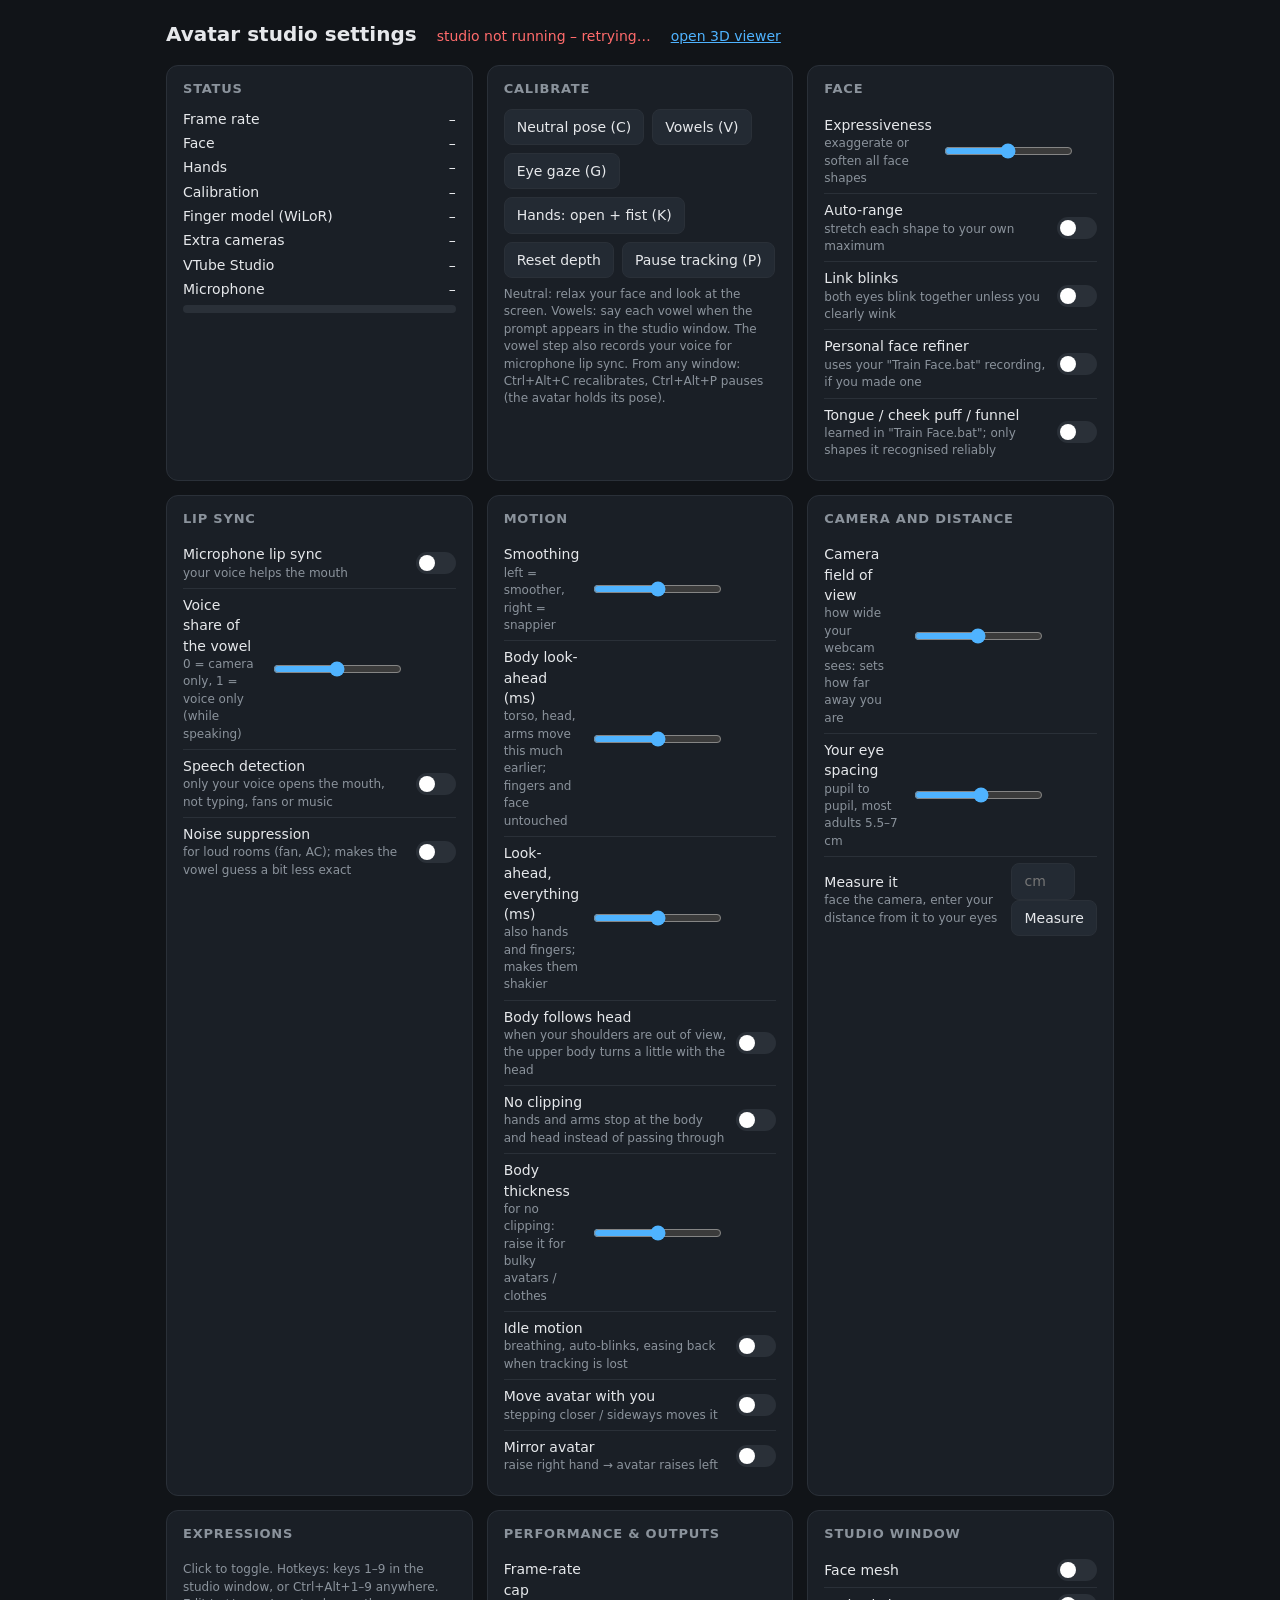
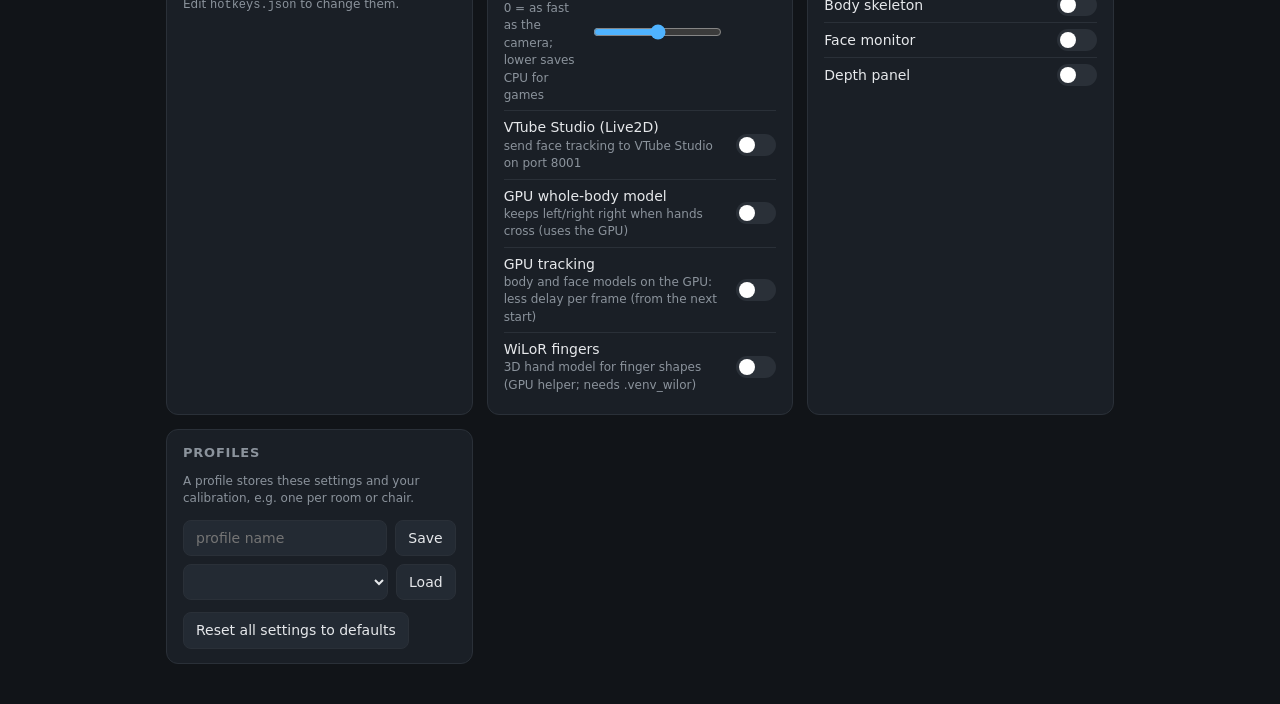
<file: avatarstudio/ui/web/settings.html>
<!doctype html>
<html lang="en">
<head>
<meta charset="utf-8">
<meta name="viewport" content="width=device-width, initial-scale=1">
<title>Studio Settings</title>
<style>
  :root { --bg: #111418; --card: #1a1f26; --line: #2a3038; --text: #e6e8eb; --muted: #8b939c; --accent: #4fb3ff;
          --ok: #5ad19a; --bad: #ff6b6b; --warn: #ffb547; }
  * { box-sizing: border-box; }
  html, body { margin: 0; background: var(--bg); color: var(--text); font: 14px/1.45 system-ui, sans-serif; }
  main { max-width: 980px; margin: 0 auto; padding: 20px 16px 40px; }
  header { display: flex; flex-wrap: wrap; align-items: baseline; gap: 12px 20px; margin-bottom: 16px; }
  h1 { font-size: 20px; margin: 0; font-weight: 600; }
  header a { color: var(--accent); }
  .grid { display: grid; grid-template-columns: repeat(auto-fit, minmax(290px, 1fr)); gap: 14px; }
  section { background: var(--card); border: 1px solid var(--line); border-radius: 12px; padding: 14px 16px; }
  h2 { font-size: 13px; text-transform: uppercase; letter-spacing: .06em; color: var(--muted); margin: 0 0 10px; font-weight: 600; }
  .row { display: flex; align-items: center; justify-content: space-between; gap: 10px; padding: 6px 0; }
  .row + .row { border-top: 1px solid var(--line); }
  .row small { display: block; color: var(--muted); font-size: 12px; }
  input[type=range] { width: 140px; accent-color: var(--accent); }
  .val { min-width: 42px; text-align: right; font-variant-numeric: tabular-nums; color: var(--muted); }
  .switch { position: relative; width: 40px; height: 22px; flex: none; }
  .switch input { opacity: 0; width: 0; height: 0; }
  .switch span { position: absolute; inset: 0; background: var(--line); border-radius: 11px; cursor: pointer; transition: .15s; }
  .switch span::after { content: ""; position: absolute; width: 16px; height: 16px; left: 3px; top: 3px; border-radius: 50%; background: #fff; transition: .15s; }
  .switch input:checked + span { background: var(--accent); }
  .switch input:checked + span::after { transform: translateX(18px); }
  button, select, input[type=text] { font: inherit; color: var(--text); background: #232a33; border: 1px solid var(--line);
    border-radius: 8px; padding: 7px 12px; }
  button { cursor: pointer; } button:hover { border-color: var(--accent); }
  button.on { background: var(--accent); color: #0b1620; border-color: var(--accent); }
  .buttons { display: flex; flex-wrap: wrap; gap: 8px; }
  .status { display: grid; grid-template-columns: 1fr auto; gap: 4px 12px; }
  .status b { font-weight: 500; text-align: right; }
  .ok { color: var(--ok); } .bad { color: var(--bad); } .warn { color: var(--warn); }
  .meter { height: 8px; background: var(--line); border-radius: 4px; overflow: hidden; margin-top: 6px; }
  .meter span { display: block; height: 100%; width: 0; background: var(--ok); transition: width .08s; }
  .hint { color: var(--muted); font-size: 12px; margin-top: 8px; }
</style>
</head>
<body>
<main>
  <header>
    <h1>Avatar studio settings</h1>
    <span id="conn" class="bad">connecting…</span>
    <a href="/" target="_blank" data-window="viewer">open 3D viewer</a>
  </header>
  <div class="grid">
    <section>
      <h2>Status</h2>
      <div class="status">
        <span>Frame rate</span><b id="s-fps">–</b>
        <span>Face</span><b id="s-face">–</b>
        <span>Hands</span><b id="s-hands">–</b>
        <span>Calibration</span><b id="s-cal">–</b>
        <span>Finger model (WiLoR)</span><b id="s-wilor">–</b>
        <span>Extra cameras</span><b id="s-cams">–</b>
        <span>VTube Studio</span><b id="s-vts">–</b>
        <span>Microphone</span><b id="s-mic">–</b>
      </div>
      <div class="meter"><span id="mic-meter"></span></div>
    </section>

    <section>
      <h2>Calibrate</h2>
      <div class="buttons">
        <button data-action="calibrate">Neutral pose (C)</button>
        <button data-action="vowels">Vowels (V)</button>
        <button data-action="gaze">Eye gaze (G)</button>
        <button data-action="hands">Hands: open + fist (K)</button>
        <button data-action="reset_depth">Reset depth</button>
        <button data-action="pause" id="pause">Pause tracking (P)</button>
      </div>
      <p class="hint">Neutral: relax your face and look at the screen. Vowels: say each vowel when the prompt appears
        in the studio window. The vowel step also records your voice for microphone lip sync.
        From any window: Ctrl+Alt+C recalibrates, Ctrl+Alt+P pauses (the avatar holds its pose).</p>
    </section>

    <section>
      <h2>Face</h2>
      <div class="row"><label>Expressiveness<small>exaggerate or soften all face shapes</small></label>
        <input type="range" data-key="expressiveness" min="0.5" max="2" step="0.05"><span class="val"></span></div>
      <div class="row"><label>Auto-range<small>stretch each shape to your own maximum</small></label>
        <label class="switch"><input type="checkbox" data-key="auto_range"><span></span></label></div>
      <div class="row"><label>Link blinks<small>both eyes blink together unless you clearly wink</small></label>
        <label class="switch"><input type="checkbox" data-key="link_blinks"><span></span></label></div>
      <div class="row"><label>Personal face refiner<small>uses your "Train Face.bat" recording, if you made one</small></label>
        <label class="switch"><input type="checkbox" data-key="face_refiner"><span></span></label></div>
      <div class="row"><label>Tongue / cheek puff / funnel<small>learned in "Train Face.bat"; only shapes it recognised reliably</small></label>
        <label class="switch"><input type="checkbox" data-key="mouth_model"><span></span></label></div>
    </section>

    <section>
      <h2>Lip sync</h2>
      <div class="row"><label>Microphone lip sync<small>your voice helps the mouth</small></label>
        <label class="switch"><input type="checkbox" data-key="mic_lipsync"><span></span></label></div>
      <div class="row"><label>Voice share of the vowel<small>0 = camera only, 1 = voice only (while speaking)</small></label>
        <input type="range" data-key="mic_weight" min="0" max="1" step="0.05"><span class="val"></span></div>
      <div class="row"><label>Speech detection<small>only your voice opens the mouth, not typing, fans or music</small></label>
        <label class="switch"><input type="checkbox" data-key="speech_detection"><span></span></label></div>
      <div class="row"><label>Noise suppression<small>for loud rooms (fan, AC); makes the vowel guess a bit less exact</small></label>
        <label class="switch"><input type="checkbox" data-key="noise_suppression"><span></span></label></div>
    </section>

    <section>
      <h2>Motion</h2>
      <div class="row"><label>Smoothing<small>left = smoother, right = snappier</small></label>
        <input type="range" data-key="smoothing" min="0.4" max="2.5" step="0.05"><span class="val"></span></div>
      <div class="row"><label>Body look-ahead (ms)<small>torso, head, arms move this much earlier; fingers and face untouched</small></label>
        <input type="range" data-key="predict_body_ms" min="0" max="40" step="5"><span class="val"></span></div>
      <div class="row"><label>Look-ahead, everything (ms)<small>also hands and fingers; makes them shakier</small></label>
        <input type="range" data-key="predict_ms" min="0" max="60" step="5"><span class="val"></span></div>
      <div class="row"><label>Body follows head<small>when your shoulders are out of view, the upper body turns a little with the head</small></label>
        <label class="switch"><input type="checkbox" data-key="body_follows_head"><span></span></label></div>
      <div class="row"><label>No clipping<small>hands and arms stop at the body and head instead of passing through</small></label>
        <label class="switch"><input type="checkbox" data-key="no_clip"><span></span></label></div>
      <div class="row"><label>Body thickness<small>for no clipping: raise it for bulky avatars / clothes</small></label>
        <input type="range" data-key="body_size" min="0.7" max="1.6" step="0.05"><span class="val"></span></div>
      <div class="row"><label>Idle motion<small>breathing, auto-blinks, easing back when tracking is lost</small></label>
        <label class="switch"><input type="checkbox" data-key="idle"><span></span></label></div>
      <div class="row"><label>Move avatar with you<small>stepping closer / sideways moves it</small></label>
        <label class="switch"><input type="checkbox" data-key="root_motion"><span></span></label></div>
      <div class="row"><label>Mirror avatar<small>raise right hand → avatar raises left</small></label>
        <label class="switch"><input type="checkbox" data-key="mirror_avatar"><span></span></label></div>
    </section>

    <section>
      <h2>Camera and distance</h2>
      <div class="row"><label>Camera field of view<small>how wide your webcam sees: sets how far away you are</small></label>
        <input type="range" data-key="camera_fov" min="40" max="110" step="1"><span class="val"></span></div>
      <div class="row"><label>Your eye spacing<small>pupil to pupil, most adults 5.5–7 cm</small></label>
        <input type="range" data-key="eye_spacing_cm" min="5" max="7.5" step="0.1"><span class="val"></span></div>
      <div class="row"><label>Measure it<small>face the camera, enter your distance from it to your eyes</small></label>
        <span><input type="text" id="fov-distance" placeholder="cm" style="width:64px"> <button id="measure-fov">Measure</button></span></div>
    </section>

    <section>
      <h2>Expressions</h2>
      <div class="buttons" id="expr"></div>
      <p class="hint">Click to toggle. Hotkeys: keys 1–9 in the studio window, or Ctrl+Alt+1–9 anywhere.
        Edit <code>hotkeys.json</code> to change them.</p>
    </section>

    <section>
      <h2>Performance &amp; outputs</h2>
      <div class="row"><label>Frame-rate cap<small>0 = as fast as the camera; lower saves CPU for games</small></label>
        <input type="range" data-key="max_fps" min="0" max="30" step="5"><span class="val"></span></div>
      <div class="row"><label>VTube Studio (Live2D)<small>send face tracking to VTube Studio on port 8001</small></label>
        <label class="switch"><input type="checkbox" data-key="vts"><span></span></label></div>
      <div class="row"><label>GPU whole-body model<small>keeps left/right right when hands cross (uses the GPU)</small></label>
        <label class="switch"><input type="checkbox" data-key="wholebody"><span></span></label></div>
      <div class="row"><label>GPU tracking<small>body and face models on the GPU: less delay per frame (from the next start)</small></label>
        <label class="switch"><input type="checkbox" data-key="gpu_tracking"><span></span></label></div>
      <div class="row"><label>WiLoR fingers<small>3D hand model for finger shapes (GPU helper; needs .venv_wilor)</small></label>
        <label class="switch"><input type="checkbox" data-key="wilor_fingers"><span></span></label></div>
    </section>

    <section>
      <h2>Studio window</h2>
      <div class="row"><label>Face mesh</label><label class="switch"><input type="checkbox" data-key="show_mesh"><span></span></label></div>
      <div class="row"><label>Body skeleton</label><label class="switch"><input type="checkbox" data-key="show_body"><span></span></label></div>
      <div class="row"><label>Face monitor</label><label class="switch"><input type="checkbox" data-key="show_face_monitor"><span></span></label></div>
      <div class="row"><label>Depth panel</label><label class="switch"><input type="checkbox" data-key="show_panel"><span></span></label></div>
    </section>

    <section>
      <h2>Profiles</h2>
      <p class="hint" style="margin-top:0">A profile stores these settings and your calibration, e.g. one per room or chair.</p>
      <div class="buttons">
        <input type="text" id="pname" placeholder="profile name" style="flex:1;min-width:120px">
        <button id="psave">Save</button>
      </div>
      <div class="buttons" style="margin-top:8px">
        <select id="plist" style="flex:1;min-width:120px"></select>
        <button id="pload">Load</button>
      </div>
      <div class="buttons" style="margin-top:12px">
        <button id="reset" title="Every setting on this page back to its default; your calibration is kept">Reset all settings to defaults</button>
      </div>
    </section>
  </div>
</main>
<script>
// a link or file dropped onto the window would open in it: this page takes no drops
addEventListener('dragover', (e) => e.preventDefault());
addEventListener('drop', (e) => e.preventDefault());
// ?ws= picks another port (--ws-port); only this PC's addresses, so a link can't point the page at someone's server
const LOCAL_WS = /^ws:\/\/(127\.0\.0\.1|localhost|\[::1\])(:\d{1,5})?\/?$/i;
const wsParam = new URLSearchParams(location.search).get('ws');
const url = wsParam && LOCAL_WS.test(wsParam) ? wsParam
  : `ws://${/^(localhost|\[::1\])$/i.test(location.hostname) ? location.hostname : '127.0.0.1'}:8765`;
let ws, editing = 0;
const send = (m) => ws && ws.readyState === 1 && ws.send(JSON.stringify(m));
const fmt = (k, v) => k === 'max_fps' ? (+v ? `${v}` : 'off') : k.startsWith('predict') ? `${v}`
  : k === 'camera_fov' ? `${Math.round(v)}°` : k === 'eye_spacing_cm' ? `${(+v).toFixed(1)} cm` : (+v).toFixed(2);

document.querySelectorAll('[data-key]').forEach((el) => {
  const k = el.dataset.key;
  const ev = el.type === 'range' ? 'input' : 'change';
  el.addEventListener(ev, () => {
    editing = performance.now();
    const v = el.type === 'checkbox' ? el.checked : parseFloat(el.value);
    if (el.type === 'range') el.nextElementSibling.textContent = fmt(k, v);
    send({ type: 'set', values: { [k]: v } });
  });
});
document.querySelectorAll('[data-action]').forEach((b) => b.onclick = () => send({ type: 'action', name: b.dataset.action }));
// in Avatar Studio's own window (pywebview), "open 3D viewer" opens the viewer window instead of a browser tab
addEventListener('pywebviewready', () => document.querySelectorAll('[data-window]').forEach((a) => a.onclick = (e) => {
  e.preventDefault(); pywebview.api.open(a.dataset.window);
}));
document.getElementById('measure-fov').onclick = () => {
  const cm = parseFloat(document.getElementById('fov-distance').value);
  if (cm >= 20 && cm <= 400) send({ type: 'action', name: 'measure_fov', arg: cm });
};
document.getElementById('psave').onclick = () => {
  const name = document.getElementById('pname').value.trim();
  if (name) send({ type: 'save_profile', name });
};
document.getElementById('reset').onclick = () => {
  if (confirm('Set every setting back to its default? Your calibration is kept.')) send({ type: 'action', name: 'reset_settings' });
};
document.getElementById('pload').onclick = () => {
  const name = document.getElementById('plist').value;
  if (name) send({ type: 'load_profile', name });
};

function setText(id, text, cls) { const el = document.getElementById(id); el.textContent = text; el.className = cls || ''; }

function onStatus(s) {
  // don't fight the user while they drag a slider
  if (performance.now() - editing > 600) {
    document.querySelectorAll('[data-key]').forEach((el) => {
      const v = s.settings[el.dataset.key];
      if (v === undefined) return;
      if (el.type === 'checkbox') el.checked = v;
      else { el.value = v; el.nextElementSibling.textContent = fmt(el.dataset.key, v); }
    });
  }
  setText('s-fps', s.paused ? 'paused' : `${s.fps.toFixed(0)} fps`, s.paused ? 'warn' : (s.fps >= 20 ? 'ok' : 'warn'));
  const pb = document.getElementById('pause');
  pb.textContent = s.paused ? 'Resume tracking (P)' : 'Pause tracking (P)'; pb.classList.toggle('on', !!s.paused);
  const cams = s.cameras || [];
  setText('s-cams', cams.length ? cams.map((c) => `${c.name.replace('camera', 'cam ')}: ${c.aligned ? 'lined up' : (c.seen ? 'press C' : 'no picture')}`).join(', ') : 'none',
          !cams.length ? '' : cams.every((c) => c.aligned) ? 'ok' : 'warn');
  const wl = s.wilor || 'off';
  setText('s-wilor', wl === 'running' ? 'running' : wl === 'starting' ? 'starting…' : wl === 'failed' ? 'stopped (MediaPipe fingers)' : 'off',
          wl === 'running' ? 'ok' : wl === 'off' ? '' : 'warn');
  setText('s-face', s.face ? 'tracked' : 'not visible', s.face ? 'ok' : 'warn');
  setText('s-hands', s.hands ? `${s.hands} tracked` : 'none');
  setText('s-cal', s.calibrated ? (s.vowels ? 'neutral + vowels' : 'neutral only') : 'not calibrated',
          s.calibrated ? (s.vowels ? 'ok' : 'warn') : 'bad');
  setText('s-vts', s.vts, /connected/.test(s.vts) ? 'ok' : (s.vts === 'off' ? '' : 'warn'));
  setText('s-mic', s.mic === null ? 'off' : `${Math.round(s.mic * 100)}%`);
  document.getElementById('mic-meter').style.width = `${Math.round((s.mic || 0) * 100)}%`;
  const ex = document.getElementById('expr');
  if (ex.dataset.keys !== JSON.stringify(s.hotkeys)) {
    ex.dataset.keys = JSON.stringify(s.hotkeys);
    ex.innerHTML = '';
    for (const [key, name] of Object.entries(s.hotkeys)) {
      const b = document.createElement('button');
      b.textContent = `${key} · ${name}`; b.dataset.expr = name;
      b.onclick = () => send({ type: 'action', name: 'toggle_expression', arg: name });
      ex.appendChild(b);
    }
  }
  ex.querySelectorAll('button').forEach((b) => b.classList.toggle('on', s.active.includes(b.dataset.expr)));
  const pl = document.getElementById('plist');
  if (pl.dataset.list !== JSON.stringify(s.profiles)) {
    pl.dataset.list = JSON.stringify(s.profiles);
    pl.innerHTML = s.profiles.length ? s.profiles.map((p) => `<option>${p.replace(/</g, '&lt;')}</option>`).join('')
                                     : '<option value="">no profiles yet</option>';
  }
}

let retry = 500;  // waits longer between tries (up to 5 s) while the studio is off
function connect() {
  ws = new WebSocket(url);
  ws.onopen = () => { setText('conn', 'connected to studio', 'ok'); retry = 500; };
  ws.onclose = () => { setText('conn', 'studio not running – retrying…', 'bad'); setTimeout(connect, retry); retry = Math.min(retry * 1.6, 5000); };
  ws.onmessage = (e) => { const d = JSON.parse(e.data); if (d.status) onStatus(d.status); };
}
connect();
</script>
</body>
</html>
</file>
<file: avatarstudio/ui/web/app.css>
/* Avatar Studio app window (app.html). Dark theme; every colour is a token here. */
:root {
  --bg: #0d0f13; --panel: #13161c; --panel-2: #181c23; --raised: #1e232b; --hover: #252b35;
  --line: #242a33; --line-2: #2f3642;
  --text: #e8ebf0; --text-2: #a3abb7; --text-3: #6f7885;
  --accent: #5b8cff; --accent-hover: #6f9bff; --accent-soft: rgba(91, 140, 255, .15); --on-accent: #fff;
  --ok: #3cc98a; --ok-soft: rgba(60, 201, 138, .14);
  --warn: #f0b14e; --warn-soft: rgba(240, 177, 78, .15);
  --bad: #ff6b6b; --bad-soft: rgba(255, 107, 107, .14);
  --stage: #0a0c0f;
  --radius: 12px; --radius-sm: 8px;
  --font: "Segoe UI Variable Text", "Segoe UI", system-ui, -apple-system, "SF Pro Text", "Helvetica Neue", Roboto,
    "Noto Sans", sans-serif;
  color-scheme: dark;  /* (dark scrollbars and dropdowns from the web view itself) */
}
* { box-sizing: border-box; }
html, body { margin: 0; height: 100%; background: var(--bg); color: var(--text); font: 14px/1.45 var(--font);
  -webkit-font-smoothing: antialiased; overflow: hidden; user-select: none; }
input, textarea { user-select: text; }
h1 { font-size: 20px; font-weight: 600; margin: 0; letter-spacing: -.01em; }
h2 { font-size: 15px; font-weight: 600; margin: 0; }
h3 { font-size: 15px; font-weight: 600; margin: 0; }
p { margin: 0; }
.muted { color: var(--text-2); }
.small { font-size: 12.5px; }
.hidden { display: none !important; }
svg.i { width: 18px; height: 18px; flex: none; fill: none; stroke: currentColor; stroke-width: 1.75;
  stroke-linecap: round; stroke-linejoin: round; }
kbd { font: 600 11px/1 var(--font); color: var(--text-3); border: 1px solid var(--line-2); border-radius: 4px;
  padding: 2px 5px; margin-left: 2px; }

/* ---------------------------------------------------------------- frame */
.app { display: grid; grid-template-columns: 216px 1fr; grid-template-rows: 56px 1fr; height: 100vh; }
.topbar { grid-column: 1 / -1; display: flex; align-items: center; gap: 12px; padding: 0 14px 0 18px;
  border-bottom: 1px solid var(--line); background: var(--panel); }
.brand { display: flex; align-items: center; gap: 10px; font-weight: 600; font-size: 15px; width: 186px; }
.brand .logo { width: 26px; height: 26px; border-radius: 8px; background: var(--accent); display: grid; place-items: center; }
.brand .logo svg { width: 16px; height: 16px; stroke: #fff; fill: none; stroke-width: 2; }
.spacer { flex: 1; }
.sidebar { background: var(--panel); border-right: 1px solid var(--line); padding: 12px 10px; display: flex;
  flex-direction: column; gap: 2px; min-height: 0; }
.nav-item { display: flex; align-items: center; gap: 12px; width: 100%; padding: 9px 12px; border: 0; border-radius: var(--radius-sm);
  background: transparent; color: var(--text-2); font: 500 14px var(--font); cursor: pointer; text-align: left; }
.nav-item:hover { background: var(--hover); color: var(--text); }
.nav-item.active { background: var(--accent-soft); color: var(--text); }
.nav-item.active svg { color: var(--accent); }
.nav-gap { flex: 1; }
.version { color: var(--text-3); font-size: 11.5px; padding: 8px 12px 0; }
main { min-width: 0; min-height: 0; position: relative; }
.page { position: absolute; inset: 0; overflow: auto; padding: 20px 24px 28px; display: none; }
.page.active { display: block; }
.page-head { display: flex; align-items: center; gap: 12px; margin-bottom: 16px; flex-wrap: wrap; }
.page-head .lead { color: var(--text-2); margin-top: 2px; }

/* ---------------------------------------------------------------- controls */
.btn { display: inline-flex; align-items: center; gap: 8px; height: 34px; padding: 0 14px; border-radius: var(--radius-sm);
  border: 1px solid var(--line-2); background: var(--raised); color: var(--text); font: 500 13.5px var(--font);
  cursor: pointer; white-space: nowrap; }
.btn:hover { background: var(--hover); border-color: #3a4250; }
.btn:active { transform: translateY(1px); }
.btn.primary { background: var(--accent); border-color: var(--accent); color: var(--on-accent); }
.btn.primary:hover { background: var(--accent-hover); }
.btn.danger { background: var(--bad-soft); border-color: rgba(255, 107, 107, .35); color: #ffb1b1; }
.btn.ghost { background: transparent; border-color: transparent; color: var(--text-2); }
.btn.ghost:hover { background: var(--hover); color: var(--text); }
.btn.on { background: var(--accent-soft); border-color: rgba(91, 140, 255, .45); color: var(--text); }
.btn.big { height: 40px; padding: 0 18px; font-size: 14px; }
.btn svg.i { width: 17px; height: 17px; }
button:focus-visible, select:focus-visible, input:focus-visible { outline: 2px solid var(--accent); outline-offset: 2px; }
.pill { display: inline-flex; align-items: center; gap: 8px; height: 28px; padding: 0 12px; border-radius: 999px;
  font-size: 13px; font-weight: 500; background: var(--raised); color: var(--text-2); white-space: nowrap; }
.pill::before { content: ""; width: 8px; height: 8px; border-radius: 50%; background: var(--text-3); }
.pill.ok { background: var(--ok-soft); color: var(--ok); } .pill.ok::before { background: var(--ok); }
.pill.warn { background: var(--warn-soft); color: var(--warn); } .pill.warn::before { background: var(--warn); }
.pill.bad { background: var(--bad-soft); color: var(--bad); } .pill.bad::before { background: var(--bad); animation: blink 1.2s infinite; }
.pill.info { background: var(--accent-soft); color: var(--accent-hover); } .pill.info::before { background: var(--accent); }
@keyframes blink { 50% { opacity: .3; } }
.select { display: inline-flex; align-items: center; gap: 8px; height: 34px; padding: 0 4px 0 10px; border-radius: var(--radius-sm);
  border: 1px solid var(--line-2); background: var(--raised); color: var(--text-2); }
.select select { background: transparent; border: 0; color: var(--text); font: 13.5px var(--font); height: 32px;
  max-width: 220px; padding-right: 6px; outline: none; cursor: pointer; }
.select select option { background: var(--raised); color: var(--text); }
select.plain { background: var(--raised); border: 1px solid var(--line-2); color: var(--text); border-radius: var(--radius-sm);
  height: 34px; padding: 0 8px; font: 13.5px var(--font); min-width: 160px; }
input[type=text], input[type=number] { background: var(--raised); border: 1px solid var(--line-2); color: var(--text); border-radius: var(--radius-sm);
  height: 34px; padding: 0 10px; font: 13.5px var(--font); }
.seg { display: inline-flex; padding: 3px; gap: 2px; border-radius: 10px; background: var(--panel-2); border: 1px solid var(--line); }
.seg button { border: 0; background: transparent; color: var(--text-2); font: 500 13px var(--font); height: 28px; padding: 0 12px;
  border-radius: 7px; cursor: pointer; display: inline-flex; align-items: center; gap: 6px; }
.seg button:hover { color: var(--text); }
.seg button.on { background: var(--raised); color: var(--text); box-shadow: 0 0 0 1px var(--line-2); }
.chip { display: inline-flex; align-items: center; gap: 6px; height: 30px; padding: 0 12px; border-radius: 999px; cursor: pointer;
  border: 1px solid var(--line-2); background: transparent; color: var(--text-2); font: 500 12.5px var(--font); }
.chip:hover { color: var(--text); background: var(--hover); }
.chip.on { background: var(--accent-soft); border-color: rgba(91, 140, 255, .5); color: var(--text); }
.switch { position: relative; width: 38px; height: 22px; flex: none; }
.switch input { opacity: 0; width: 0; height: 0; position: absolute; }
.switch span { position: absolute; inset: 0; border-radius: 11px; background: var(--line-2); cursor: pointer; transition: background .15s; }
.switch span::after { content: ""; position: absolute; left: 3px; top: 3px; width: 16px; height: 16px; border-radius: 50%;
  background: #fff; transition: transform .15s; }
.switch input:checked + span { background: var(--accent); }
.switch input:checked + span::after { transform: translateX(16px); }
.switch input:focus-visible + span { outline: 2px solid var(--accent); outline-offset: 2px; }
input[type=range] { width: 150px; accent-color: var(--accent); }

/* ---------------------------------------------------------------- live */
#page-live.active { display: flex; flex-direction: column; gap: 12px; padding-bottom: 0; }
#page-live .page-head { margin-bottom: 0; }
.stage { flex: 1; min-height: 0; display: grid; gap: 12px; grid-template-columns: 1fr 1fr; }
.stage.avatar { grid-template-columns: 1fr; } .stage.avatar .camera-pane { display: none; }
.stage.camera { grid-template-columns: 1fr; } .stage.camera .avatar-pane { display: none; }
.pane { position: relative; min-width: 0; min-height: 0; border-radius: var(--radius); overflow: hidden;
  background: var(--stage); border: 1px solid var(--line); }
.avatar-pane { background: #111418; }
.pane img, .pane iframe { position: absolute; inset: 0; width: 100%; height: 100%; border: 0; display: block; }
.pane img { object-fit: contain; }
.pane-label { position: absolute; left: 12px; top: 12px; padding: 4px 10px; border-radius: 999px; font-size: 12px;
  background: rgba(13, 15, 19, .72); color: var(--text-2); border: 1px solid rgba(255, 255, 255, .06); pointer-events: none; }
.empty { position: absolute; inset: 0; display: flex; flex-direction: column; align-items: center; justify-content: center;
  gap: 10px; text-align: center; padding: 24px; color: var(--text-2); }
.empty svg.i.big { width: 40px; height: 40px; stroke-width: 1.4; color: var(--text-3); margin-bottom: 4px; }
.empty h3 { color: var(--text); }
.empty .btn { margin-top: 6px; }
.empty.passive { pointer-events: none; padding-bottom: 30%; }  /* (drops and orbiting reach the avatar below) */
.dock { display: flex; gap: 16px; align-items: center; flex-wrap: wrap; padding: 2px 0; }
.group { display: flex; align-items: center; gap: 8px; flex-wrap: wrap; }
.group-label { font-size: 12px; color: var(--text-3); text-transform: uppercase; letter-spacing: .06em; font-weight: 600; margin-right: 2px; }
.statusbar { display: flex; align-items: center; gap: 18px; height: 40px; margin: 0 -24px; padding: 0 24px;
  border-top: 1px solid var(--line); background: var(--panel); color: var(--text-2); font-size: 12.5px; flex-wrap: nowrap; overflow: hidden; }
.stat { display: inline-flex; align-items: center; gap: 6px; white-space: nowrap; }
.stat b { color: var(--text); font-weight: 600; }
.dot { width: 7px; height: 7px; border-radius: 50%; background: var(--text-3); }
.dot.ok { background: var(--ok); } .dot.warn { background: var(--warn); } .dot.bad { background: var(--bad); }
.meter { width: 64px; height: 6px; border-radius: 3px; background: var(--line-2); overflow: hidden; }
.meter span { display: block; height: 100%; width: 0; background: var(--ok); transition: width .08s; }

/* prompts and eye-gaze dots over everything */
.prompt { position: fixed; left: 50%; top: 136px; transform: translateX(calc(-50% + 108px)); z-index: 20; min-width: 340px; max-width: 70vw;
  padding: 14px 20px; border-radius: var(--radius); background: rgba(24, 28, 35, .96); border: 1px solid rgba(91, 140, 255, .5);
  box-shadow: 0 12px 32px rgba(0, 0, 0, .45); text-align: center; pointer-events: none; }
.prompt .line { font-size: 15px; } .prompt .line.first { font-size: 18px; font-weight: 600; }
.prompt .bar { height: 6px; border-radius: 3px; background: var(--line-2); margin-top: 10px; overflow: hidden; }
.prompt .bar span { display: block; height: 100%; background: var(--accent); }
.gaze { position: fixed; inset: 0; z-index: 50; background: #000; cursor: none; }
.gaze-dot { position: absolute; width: 28px; height: 28px; margin: -14px 0 0 -14px; border-radius: 50%; background: #3cc8ff;
  box-shadow: 0 0 0 6px rgba(60, 200, 255, .25); transition: left .35s ease, top .35s ease; animation: pulse .7s ease-in-out infinite alternate; }
.gaze-dot.settling { background: #8a8f98; box-shadow: 0 0 0 6px rgba(138, 143, 152, .2); }
@keyframes pulse { to { transform: scale(1.35); } }
.gaze-text { position: absolute; left: 0; right: 0; bottom: 8%; text-align: center; color: #bfc6d0; font-size: 18px; }
#toasts { position: fixed; right: 18px; bottom: 56px; z-index: 30; display: flex; flex-direction: column; gap: 8px; align-items: flex-end; }
.toast { max-width: 440px; padding: 10px 14px; border-radius: 10px; background: var(--raised); border: 1px solid var(--line-2);
  box-shadow: 0 10px 28px rgba(0, 0, 0, .4); font-size: 13px; animation: in .18s ease-out; }
.toast.ok { border-color: rgba(60, 201, 138, .45); } .toast.bad { border-color: rgba(255, 107, 107, .5); }
.toast.crash { max-width: 480px; } /* (stays until dismissed or reported) */
.crash-line { margin-top: 6px; font: 12px ui-monospace, Consolas, monospace; color: var(--text-2); word-break: break-word;
  max-height: 4.5em; overflow: hidden; }
.crash-actions { display: flex; gap: 8px; margin-top: 10px; }
@keyframes in { from { opacity: 0; transform: translateY(6px); } }

/* ---------------------------------------------------------------- cards (settings, tools) */
.grid { display: grid; grid-template-columns: repeat(auto-fill, minmax(330px, 1fr)); gap: 14px; align-items: start; }
.card { background: var(--panel); border: 1px solid var(--line); border-radius: var(--radius); padding: 16px 18px; }
.card > h2 { margin-bottom: 4px; } .card > .muted { margin-bottom: 8px; }
.card-head { display: flex; align-items: center; gap: 12px; margin-bottom: 8px; }
.card-icon { width: 36px; height: 36px; border-radius: 10px; background: var(--accent-soft); color: var(--accent); display: grid; place-items: center; flex: none; }
.row { display: flex; align-items: center; justify-content: space-between; gap: 16px; padding: 10px 0; }
.row + .row { border-top: 1px solid var(--line); }
.row .label { min-width: 0; } .row .label small { display: block; color: var(--text-2); font-size: 12.5px; margin-top: 1px; }
.row .ctl { display: flex; align-items: center; gap: 10px; flex: none; }
.row.range { flex-direction: column; align-items: stretch; gap: 6px; }  /* (sliders under their label, full width) */
.row.range .ctl input { flex: 1; width: auto; }
.val { min-width: 38px; text-align: right; font-variant-numeric: tabular-nums; color: var(--text-2); font-size: 13px; }
.actions { display: flex; gap: 8px; flex-wrap: wrap; margin-top: 12px; }
.tool { display: flex; flex-direction: column; gap: 10px; }
.tool .muted { margin: 0; }
.log { margin-top: 12px; background: var(--stage); border: 1px solid var(--line); border-radius: var(--radius-sm); padding: 10px 12px;
  font: 12px/1.5 ui-monospace, "Cascadia Mono", Consolas, monospace; color: var(--text-2); max-height: 180px; overflow: auto;
  white-space: pre-wrap; word-break: break-word; user-select: text; }
.progress { margin-top: 12px; display: flex; flex-direction: column; gap: 6px; }
.progress .bar { height: 8px; border-radius: 4px; background: var(--line-2); overflow: hidden; position: relative; }
.progress .bar span { display: block; height: 100%; width: 0; background: var(--accent); border-radius: 4px; transition: width .4s ease; }
.progress.busy .bar span { width: 30% !important; position: absolute; animation: slide 1.3s ease-in-out infinite; }
@keyframes slide { from { left: -30%; } to { left: 100%; } }
.progress .ptext { font-size: 12.5px; color: var(--text-2); }
.progress.done .bar span { background: var(--ok); }
.gesture { display: flex; align-items: center; gap: 10px; padding: 8px 0; border-top: 1px solid var(--line); }
.gesture .gname { flex: 1; min-width: 96px; font-weight: 600; overflow: hidden; text-overflow: ellipsis; }
.gesture .gname small { display: block; font-weight: 400; color: var(--text-2); font-size: 12px; white-space: nowrap; }
.gesture select.plain { min-width: 0; width: 118px; height: 30px; flex: none; }
.gesture .btn { height: 30px; padding: 0 10px; font-size: 12.5px; }
#page-live.tool-mode .dock { opacity: .35; pointer-events: none; }
.btn.update { background: var(--accent-soft); border-color: rgba(91, 140, 255, .5); color: var(--text); }
.modal { position: fixed; inset: 0; z-index: 40; background: rgba(5, 7, 10, .62); display: grid; place-items: center; padding: 24px; }
.modal-card { width: min(560px, 100%); background: var(--panel); border: 1px solid var(--line-2); border-radius: 14px;
  padding: 22px 24px; box-shadow: 0 24px 60px rgba(0, 0, 0, .5); }
.modal-card h2 { font-size: 18px; margin-bottom: 4px; }
.notes { margin-top: 14px; max-height: 240px; overflow: auto; white-space: pre-wrap; font-size: 13px; color: var(--text-2);
  background: var(--panel-2); border: 1px solid var(--line); border-radius: var(--radius-sm); padding: 12px 14px; user-select: text; }
.notes:empty { display: none; }
.error { color: var(--bad); font-size: 13px; margin-top: 12px; }
.note { display: flex; gap: 10px; align-items: flex-start; padding: 12px 14px; border-radius: var(--radius-sm); background: var(--panel-2);
  border: 1px solid var(--line); color: var(--text-2); font-size: 13px; }
.note svg { color: var(--accent); margin-top: 1px; }
.steps { list-style: none; margin: 0; padding: 0; }
.step { display: flex; gap: 14px; align-items: flex-start; padding: 14px 0; }
.step + .step { border-top: 1px solid var(--line); }
.step .mark { width: 26px; height: 26px; border-radius: 50%; flex: none; display: grid; place-items: center; font-size: 12.5px;
  font-weight: 600; border: 1.5px solid var(--line-2); color: var(--text-3); }
.step.done .mark { background: var(--ok-soft); border-color: transparent; color: var(--ok); }
.step.next .mark { background: var(--accent); border-color: transparent; color: #fff; }
.step .body { flex: 1; min-width: 0; } .step .body p { color: var(--text-2); margin-top: 2px; }
.step.next .body h3 { color: var(--text); } .step:not(.next):not(.done) .body h3 { color: var(--text-2); font-weight: 500; }
.step .btn { flex: none; }

/* narrow windows: icons-only sidebar */
@media (max-width: 1180px) {
  .app { grid-template-columns: 64px 1fr; }
  .brand { width: auto; } .brand span, .nav-item span, .version { display: none; }
  .nav-item { justify-content: center; padding: 10px; }
  .prompt { transform: translateX(calc(-50% + 32px)); }
  .select select { max-width: 150px; }
}

/* is a VTuber app listening? (Check page, first-run guide) */
.conn { display: flex; flex-direction: column; gap: 6px; margin: 10px 0 4px; }
.conn-row { display: flex; gap: 8px; align-items: flex-start; font-size: 13px; color: var(--text-2); line-height: 1.4; }
.conn-row:not(.ok) .i { color: var(--warn); }
.conn-row .i { flex: none; margin-top: 2px; }
.conn-row.ok { color: var(--text); }
.conn-row.ok .i { color: var(--ok); }

/* first-run guide */
.guide-card { width: min(560px, 92vw); }
.guide-dots { display: flex; gap: 6px; margin-bottom: 12px; }
.guide-dots span { width: 22px; height: 4px; border-radius: 2px; background: var(--line-2); }
.guide-dots span.done { background: var(--accent-soft); }
.guide-dots span.on { background: var(--accent); }
.guide-tips { margin: 10px 0 0; padding-left: 18px; line-height: 1.6; }
#guide-body p { line-height: 1.5; }
</file>
